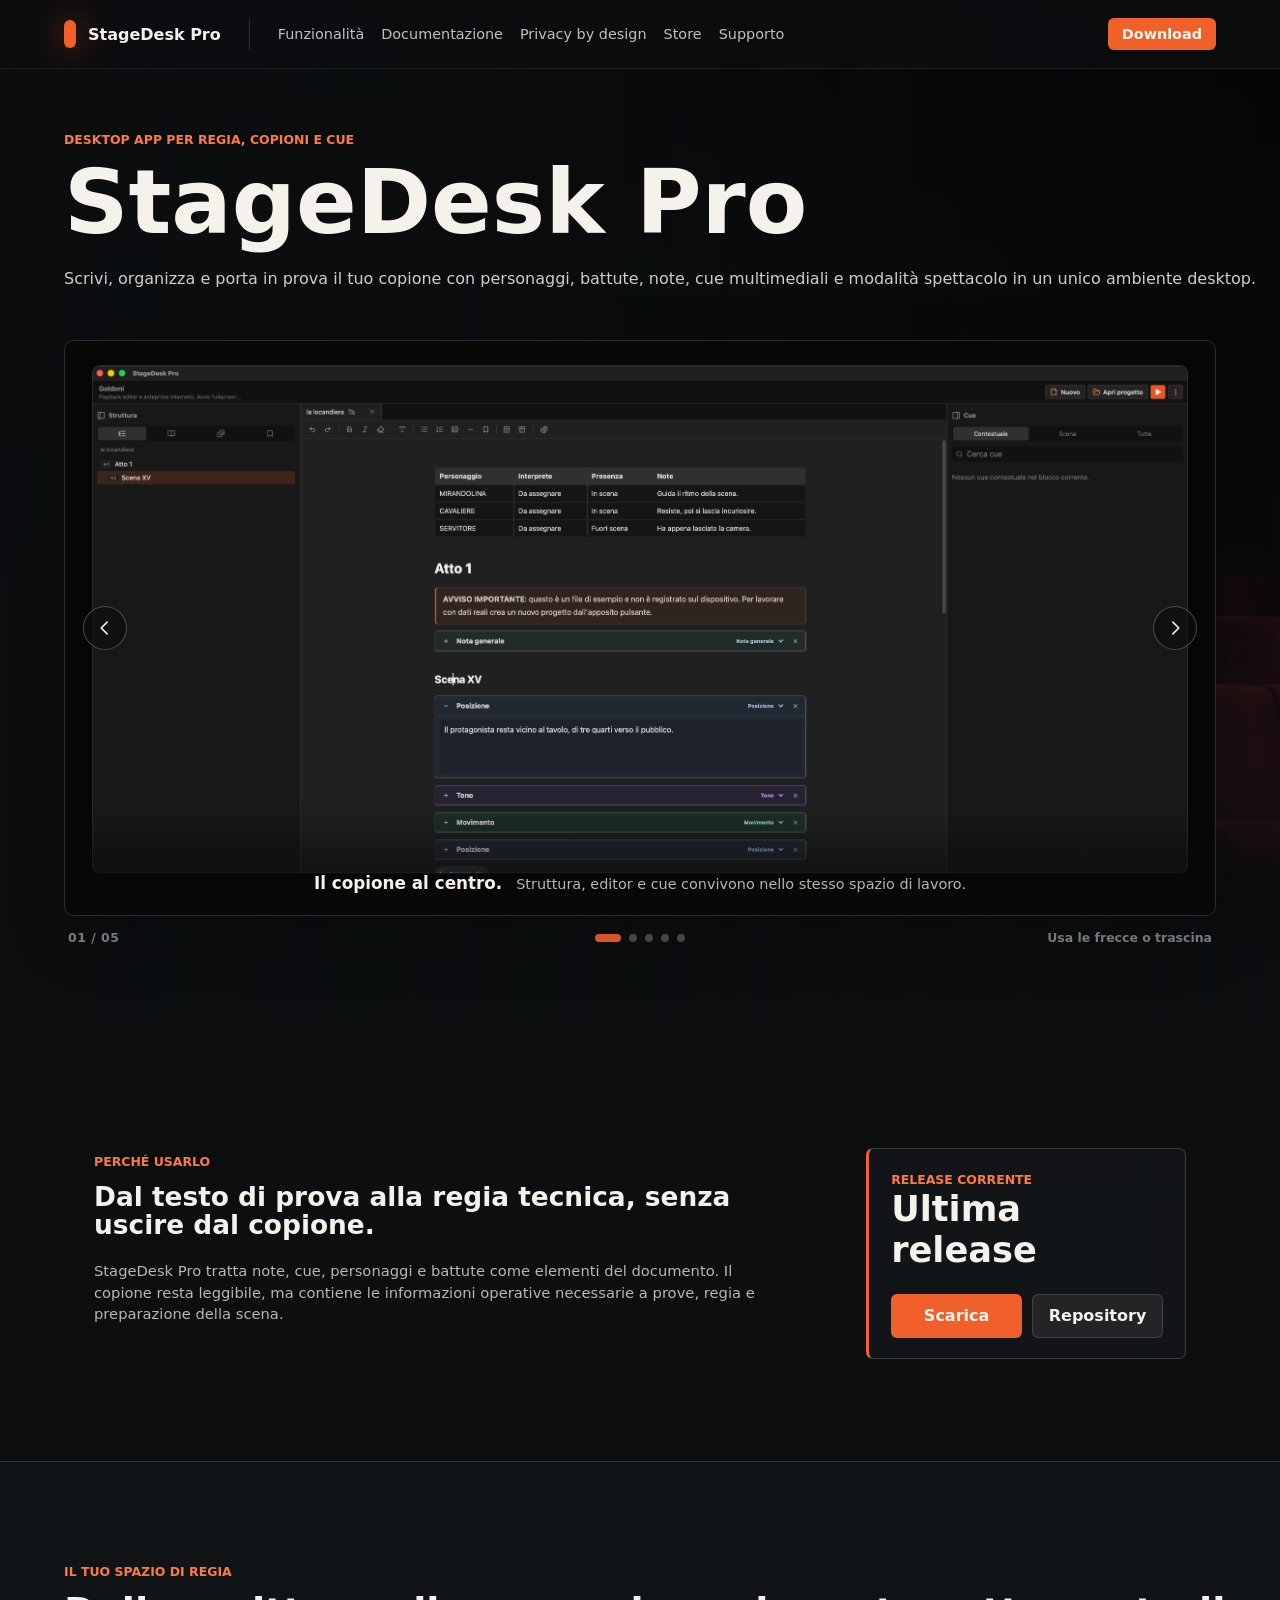
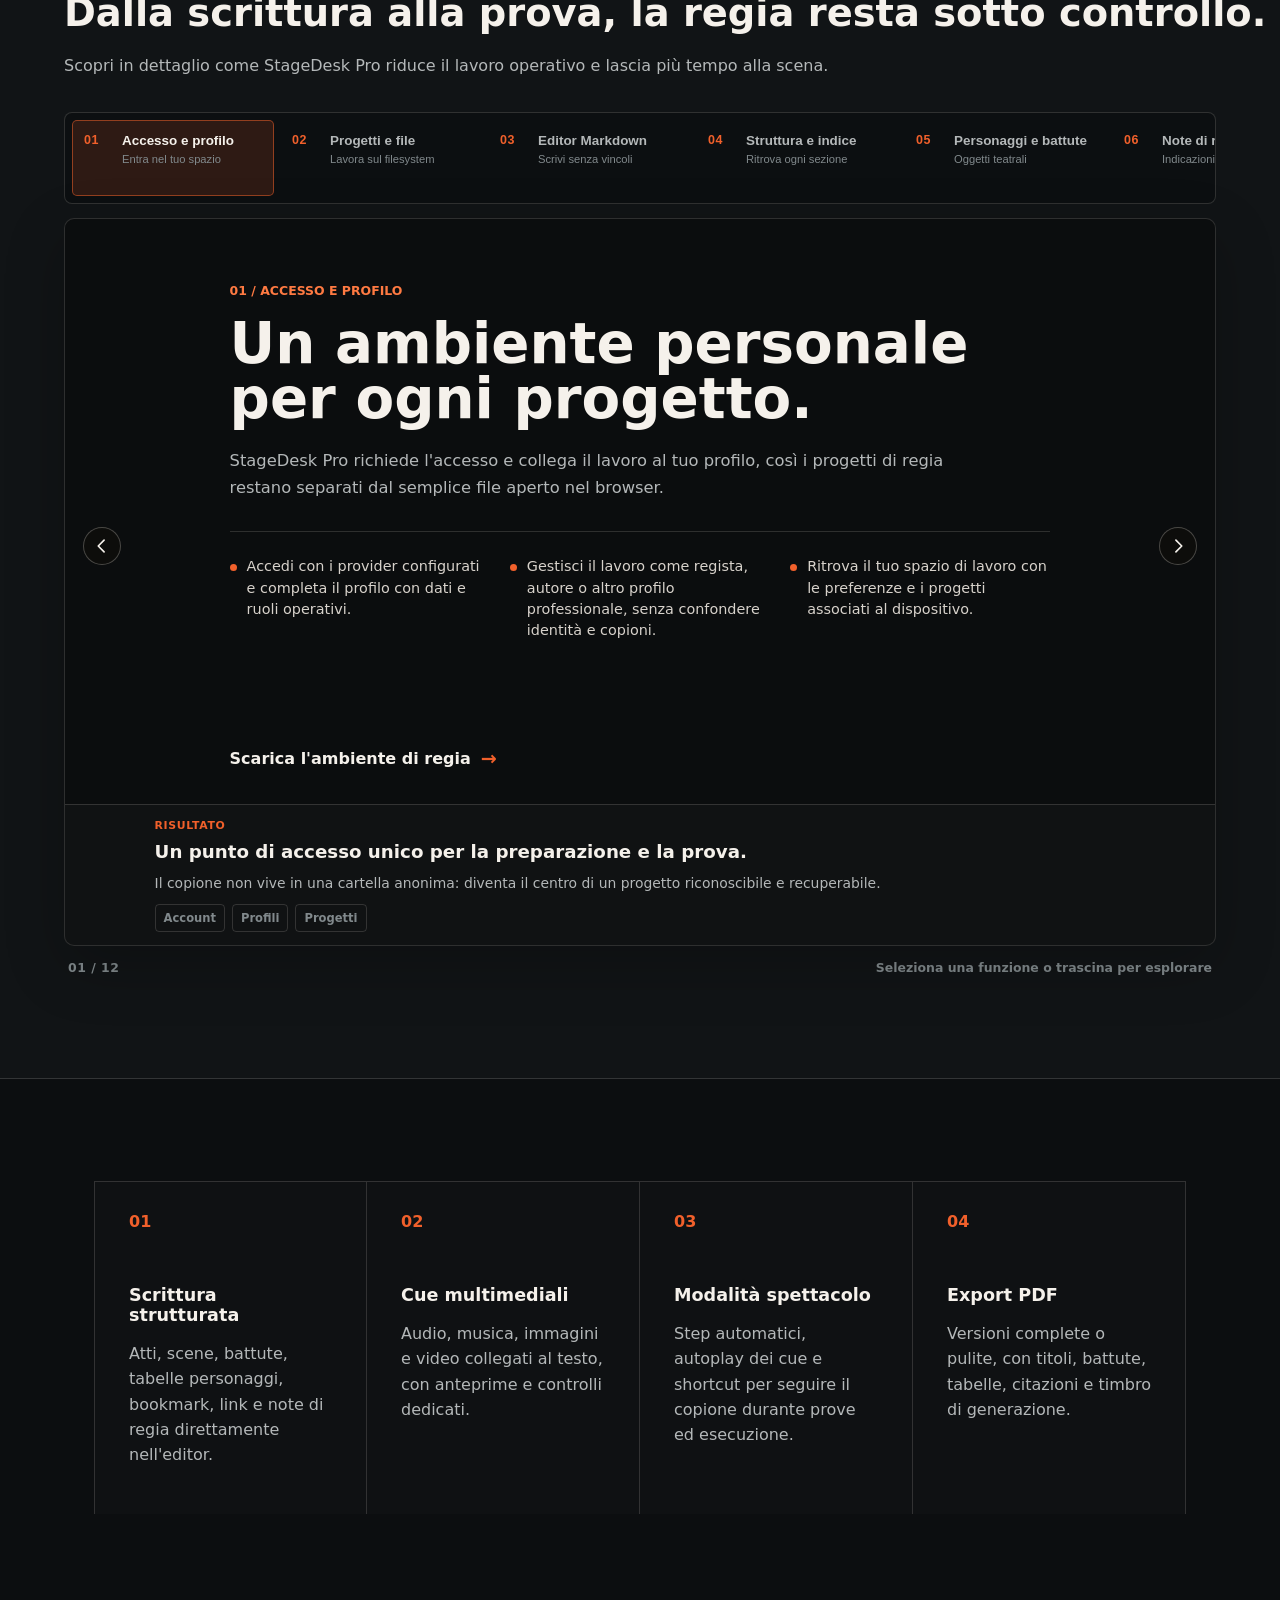
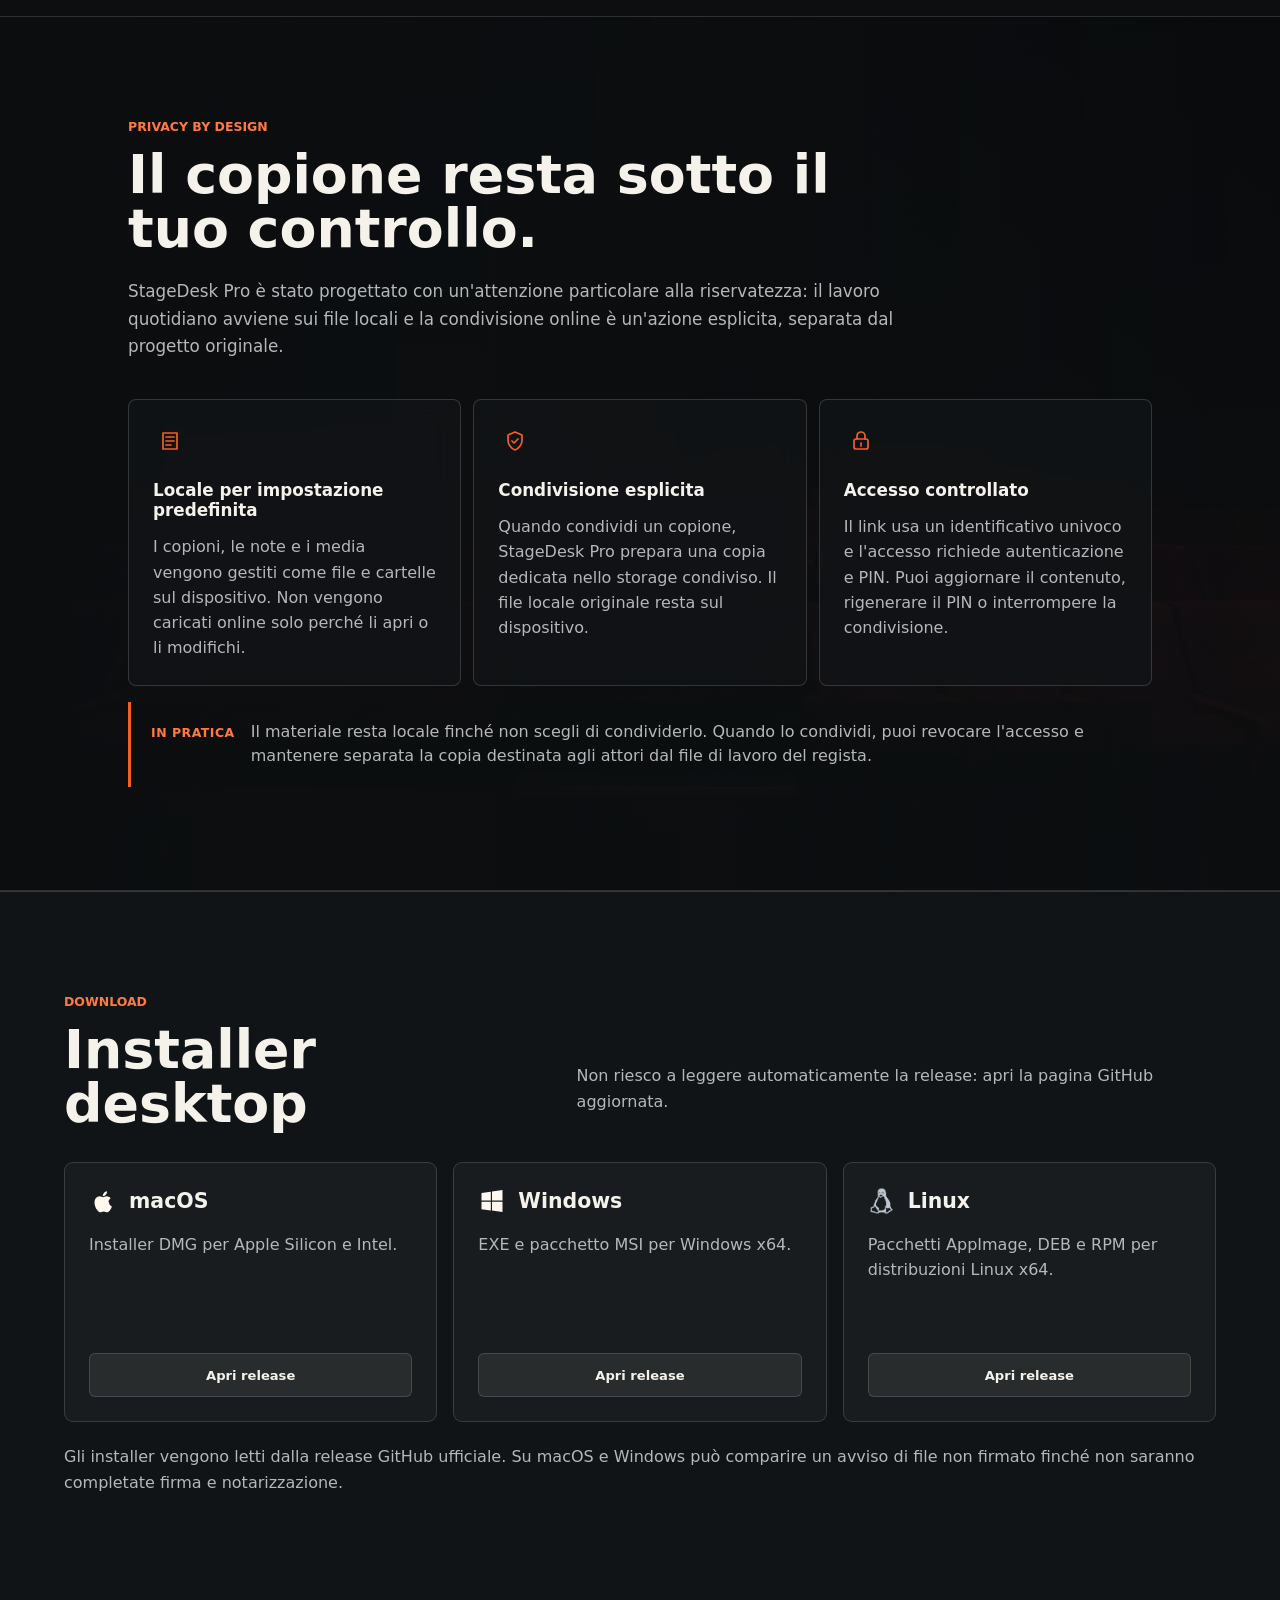
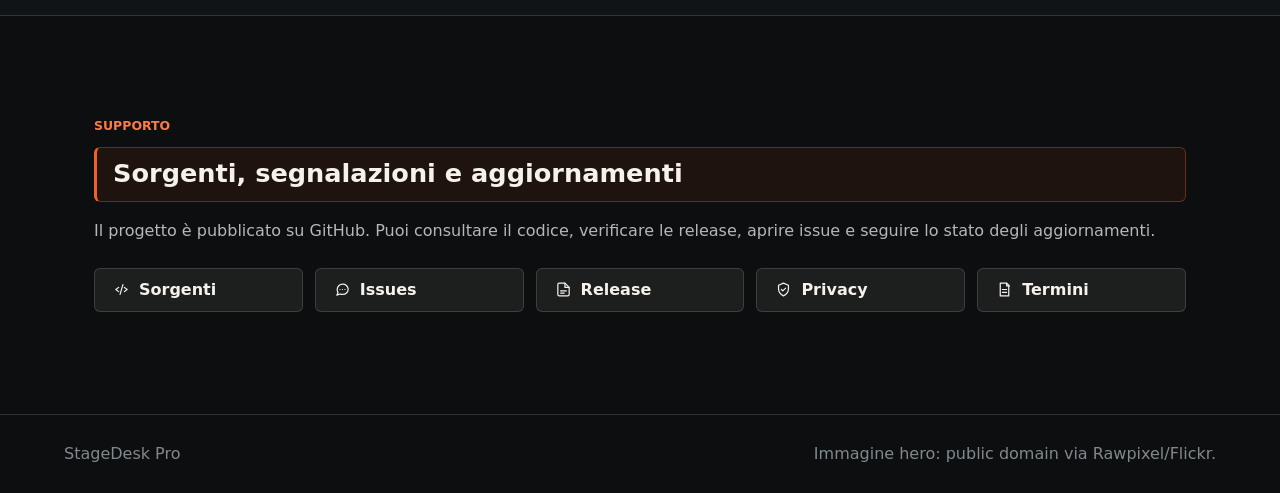
<file: index.html>
<!doctype html>
<html lang="it">
  <head>
    <meta charset="UTF-8" />
    <meta name="viewport" content="width=device-width, initial-scale=1.0" />
    <meta
      name="description"
      content="StageDesk Pro è un'app desktop per scrivere copioni teatrali, gestire cue multimediali, note di regia, personaggi ed export PDF."
    />
    <meta property="og:title" content="StageDesk Pro" />
    <meta
      property="og:description"
      content="Copioni teatrali, cue multimediali, note di regia, fullscreen e PDF in un'unica applicazione desktop."
    />
    <meta property="og:type" content="website" />
    <title>StageDesk Pro</title>
    <link rel="icon" href="./assets/stagedesk-pro-icon.png" />
    <link rel="stylesheet" href="./styles.css?v=20260731-1" />
  </head>
  <body>
    <header class="site-header">
      <div class="header-inner">
        <div class="header-left">
          <div class="header-brand-row">
            <a class="brand" href="#top" aria-label="StageDesk Pro">
              <span class="brand-mark"></span>
              <span>StageDesk Pro</span>
            </a>
            <button class="menu-toggle" type="button" aria-expanded="false" aria-controls="main-navigation" aria-label="Apri menu">
              <span></span><span></span><span></span>
            </button>
          </div>
          <nav id="main-navigation" aria-label="Navigazione principale">
            <a href="#funzionalita-dettaglio">Funzionalità</a>
            <a href="https://github.com/igelsomino/stagedesk-pro/wiki" target="_blank" rel="noreferrer">Documentazione</a>
            <a href="#privacy-by-design">Privacy by design</a>
            <a href="/store/">Store</a>
            <a href="#supporto">Supporto</a>
            <a id="header-download" class="support-nav-link" href="#download">Download</a>
          </nav>
        </div>
      </div>
    </header>

    <main id="top">
      <section class="hero">
        <div class="hero-media" aria-hidden="true"></div>
        <div class="hero-overlay"></div>
        <div class="hero-inner">
          <div class="hero-intro">
            <p class="eyebrow">Desktop app per regia, copioni e cue</p>
            <h1>StageDesk Pro</h1>
            <p class="lead">
              Scrivi, organizza e porta in prova il tuo copione con personaggi, battute, note, cue multimediali e
              modalità spettacolo in un unico ambiente desktop.
            </p>
          </div>

          <div id="anteprima" class="hero-carousel">
            <div class="carousel" data-carousel tabindex="0" role="region" aria-roledescription="carosello" aria-label="Schermate di StageDesk Pro">
              <div class="carousel-stage">
                <div class="carousel-track" data-carousel-track>
                  <figure class="carousel-slide" data-carousel-slide>
                    <img src="./assets/workspace-overview.png" alt="Editor StageDesk Pro con struttura, tabella personaggi e cue" fetchpriority="high" />
                    <figcaption><strong>Il copione al centro.</strong><span>Struttura, editor e cue convivono nello stesso spazio di lavoro.</span></figcaption>
                  </figure>
                  <figure class="carousel-slide" data-carousel-slide aria-hidden="true">
                    <img src="./assets/cue-inspector.png" alt="Inspector di un cue musicale con controlli di fade e anteprima" loading="lazy" />
                    <figcaption><strong>Cue pronti per la prova.</strong><span>Audio, fade, autoplay e proprietà operative restano vicino alla battuta.</span></figcaption>
                  </figure>
                  <figure class="carousel-slide" data-carousel-slide aria-hidden="true">
                    <img src="./assets/fullscreen-performance.png" alt="Modalità schermo intero con battuta e controlli di riproduzione" loading="lazy" />
                    <figcaption><strong>La modalità spettacolo.</strong><span>Segui la battuta corrente e governa la riproduzione senza distrazioni.</span></figcaption>
                  </figure>
                  <figure class="carousel-slide" data-carousel-slide aria-hidden="true">
                    <img src="./assets/theatre-menu.png" alt="Menu teatrale con struttura, note, battuta ed export" loading="lazy" />
                    <figcaption><strong>Comandi teatrali ordinati.</strong><span>Gli strumenti ricorrenti sono raggruppati in un menu compatto.</span></figcaption>
                  </figure>
                  <figure class="carousel-slide" data-carousel-slide aria-hidden="true">
                    <img src="./assets/pdf-export.png" alt="Anteprima PDF completo con tabella, titoli e note di regia" loading="lazy" />
                    <figcaption><strong>Un PDF pronto da condividere.</strong><span>Versioni complete e pulite con una resa tipografica adatta al copione.</span></figcaption>
                  </figure>
                </div>
                <button class="carousel-control previous" type="button" data-carousel-previous aria-label="Schermata precedente">
                  <svg aria-hidden="true" viewBox="0 0 24 24" focusable="false"><path d="m14.5 5-7 7 7 7" /></svg>
                </button>
                <button class="carousel-control next" type="button" data-carousel-next aria-label="Schermata successiva">
                  <svg aria-hidden="true" viewBox="0 0 24 24" focusable="false"><path d="m9.5 5 7 7-7 7" /></svg>
                </button>
              </div>
              <div class="carousel-footer">
                <span class="carousel-counter" data-carousel-counter>01 / 05</span>
                <div class="carousel-dots" role="tablist" aria-label="Seleziona schermata">
                  <button type="button" role="tab" aria-label="Vai alla schermata 1" aria-selected="true" data-carousel-dot="0"></button>
                  <button type="button" role="tab" aria-label="Vai alla schermata 2" aria-selected="false" data-carousel-dot="1"></button>
                  <button type="button" role="tab" aria-label="Vai alla schermata 3" aria-selected="false" data-carousel-dot="2"></button>
                  <button type="button" role="tab" aria-label="Vai alla schermata 4" aria-selected="false" data-carousel-dot="3"></button>
                  <button type="button" role="tab" aria-label="Vai alla schermata 5" aria-selected="false" data-carousel-dot="4"></button>
                </div>
                <span class="carousel-hint">Usa le frecce o trascina</span>
              </div>
            </div>
          </div>

        </div>
      </section>

      <section id="funzioni" class="section intro">
        <div class="intro-grid">
          <div class="intro-copy">
            <div class="section-kicker">PERCHÉ USARLO</div>
            <h2>Dal testo di prova alla regia tecnica, senza uscire dal copione.</h2>
            <p>
              StageDesk Pro tratta note, cue, personaggi e battute come elementi del documento. Il copione resta
              leggibile, ma contiene le informazioni operative necessarie a prove, regia e preparazione della scena.
            </p>
          </div>
          <aside class="release-card" aria-label="Ultima release">
            <div class="release-summary">
              <span class="release-label">Release corrente</span>
              <strong id="hero-version">...</strong>
            </div>
            <div class="hero-actions">
              <a class="button primary" href="#download">Scarica</a>
              <a class="button ghost" href="https://github.com/igelsomino/stagedesk-pro" target="_blank" rel="noreferrer">
                Repository
              </a>
            </div>
          </aside>
        </div>
      </section>

      <section id="funzionalita-dettaglio" class="section showcase" aria-labelledby="feature-showcase-title">
        <div class="showcase-heading">
          <div>
            <div class="section-kicker">IL TUO SPAZIO DI REGIA</div>
            <h2 id="feature-showcase-title">Dalla scrittura alla prova, la regia resta sotto controllo.</h2>
          </div>
          <p>Scopri in dettaglio come StageDesk Pro riduce il lavoro operativo e lascia più tempo alla scena.</p>
        </div>

        <div class="feature-carousel" data-carousel tabindex="0" role="region" aria-roledescription="carosello" aria-label="Funzionalità di StageDesk Pro">
          <nav class="feature-carousel-nav" role="tablist" aria-label="Seleziona funzionalità">
            <button type="button" class="feature-nav-item" role="tab" aria-selected="true" data-carousel-dot="0">
              <span class="feature-nav-number">01</span><span><strong>Accesso e profilo</strong><small>Entra nel tuo spazio</small></span>
            </button>
            <button type="button" class="feature-nav-item" role="tab" aria-selected="false" data-carousel-dot="1">
              <span class="feature-nav-number">02</span><span><strong>Progetti e file</strong><small>Lavora sul filesystem</small></span>
            </button>
            <button type="button" class="feature-nav-item" role="tab" aria-selected="false" data-carousel-dot="2">
              <span class="feature-nav-number">03</span><span><strong>Editor Markdown</strong><small>Scrivi senza vincoli</small></span>
            </button>
            <button type="button" class="feature-nav-item" role="tab" aria-selected="false" data-carousel-dot="3">
              <span class="feature-nav-number">04</span><span><strong>Struttura e indice</strong><small>Ritrova ogni sezione</small></span>
            </button>
            <button type="button" class="feature-nav-item" role="tab" aria-selected="false" data-carousel-dot="4">
              <span class="feature-nav-number">05</span><span><strong>Personaggi e battute</strong><small>Oggetti teatrali</small></span>
            </button>
            <button type="button" class="feature-nav-item" role="tab" aria-selected="false" data-carousel-dot="5">
              <span class="feature-nav-number">06</span><span><strong>Note di regia</strong><small>Indicazioni nel testo</small></span>
            </button>
            <button type="button" class="feature-nav-item" role="tab" aria-selected="false" data-carousel-dot="6">
              <span class="feature-nav-number">07</span><span><strong>Tabelle e strumenti</strong><small>Dati e impaginazione</small></span>
            </button>
            <button type="button" class="feature-nav-item" role="tab" aria-selected="false" data-carousel-dot="7">
              <span class="feature-nav-number">08</span><span><strong>Raccolta media</strong><small>Asset sempre ordinati</small></span>
            </button>
            <button type="button" class="feature-nav-item" role="tab" aria-selected="false" data-carousel-dot="8">
              <span class="feature-nav-number">09</span><span><strong>Cue e inspector</strong><small>Controllo della scena</small></span>
            </button>
            <button type="button" class="feature-nav-item" role="tab" aria-selected="false" data-carousel-dot="9">
              <span class="feature-nav-number">10</span><span><strong>Modalità spettacolo</strong><small>Prova ed esecuzione</small></span>
            </button>
            <button type="button" class="feature-nav-item" role="tab" aria-selected="false" data-carousel-dot="10">
              <span class="feature-nav-number">11</span><span><strong>Export PDF</strong><small>Consegna il copione</small></span>
            </button>
            <button type="button" class="feature-nav-item" role="tab" aria-selected="false" data-carousel-dot="11">
              <span class="feature-nav-number">12</span><span><strong>Condivisione e update</strong><small>Continua a lavorare</small></span>
            </button>
          </nav>

          <div class="feature-carousel-content">
            <div class="feature-carousel-stage">
              <div class="feature-carousel-track" data-carousel-track>
                <article class="feature-slide" data-carousel-slide>
                  <div class="feature-slide-copy">
                    <div class="section-kicker">01 / Accesso e profilo</div>
                    <h3>Un ambiente personale per ogni progetto.</h3>
                    <p>StageDesk Pro richiede l'accesso e collega il lavoro al tuo profilo, così i progetti di regia restano separati dal semplice file aperto nel browser.</p>
                    <ul>
                      <li>Accedi con i provider configurati e completa il profilo con dati e ruoli operativi.</li>
                      <li>Gestisci il lavoro come regista, autore o altro profilo professionale, senza confondere identità e copioni.</li>
                      <li>Ritrova il tuo spazio di lavoro con le preferenze e i progetti associati al dispositivo.</li>
                    </ul>
                    <a class="feature-cta" href="#download">Scarica l'ambiente di regia <span aria-hidden="true">&#8594;</span></a>
                  </div>
                  <div class="feature-slide-aside"><span>Risultato</span><strong>Un punto di accesso unico per la preparazione e la prova.</strong><p>Il copione non vive in una cartella anonima: diventa il centro di un progetto riconoscibile e recuperabile.</p><div class="feature-aside-tags"><span>Account</span><span>Profili</span><span>Progetti</span></div></div>
                </article>
                <article class="feature-slide" data-carousel-slide aria-hidden="true">
                  <div class="feature-slide-copy">
                    <div class="section-kicker">02 / Progetti e file</div>
                    <h3>Progetti reali, salvati come file e cartelle.</h3>
                    <p>Ogni progetto ha una struttura concreta: copioni, media e dati di lavoro sono organizzati sul filesystem invece di restare confinati nello storage del browser.</p>
                    <ul>
                      <li>Crea un progetto vuoto con nome, tabella personaggi, Atto 1, Scena 1 e battuta iniziale.</li>
                      <li>Apri, cerca, pagina, rinomina, duplica o elimina i progetti dalla dialog dedicata.</li>
                      <li>Apri più copioni in tab e torna all'ultimo progetto e alla posizione di lavoro al riavvio.</li>
                    </ul>
                    <a class="feature-cta" href="#download">Organizza il prossimo progetto <span aria-hidden="true">&#8594;</span></a>
                  </div>
                  <div class="feature-slide-aside"><span>Risultato</span><strong>Un progetto leggibile anche fuori dall'app.</strong><p>La struttura di cartelle rende più semplice archiviare, copiare e ritrovare il materiale di una produzione.</p><div class="feature-aside-tags"><span>Filesystem</span><span>Autosave</span><span>Tab multipli</span></div></div>
                </article>
                <article class="feature-slide" data-carousel-slide aria-hidden="true">
                  <div class="feature-slide-copy">
                    <div class="section-kicker">03 / Editor Markdown</div>
                    <h3>Scrivi in Markdown, lavora con gli strumenti visuali.</h3>
                    <p>L'editor conserva la libertà del testo Markdown e aggiunge controlli da editor ricco per formattare il copione senza interrompere il flusso di scrittura.</p>
                    <ul>
                      <li>Usa titoli, grassetto, corsivo, elenchi, citazioni, link, separatori e tabelle.</li>
                      <li>Il documento resta un testo strutturato, con gli oggetti teatrali sincronizzati nel contenuto.</li>
                      <li>I collegamenti vengono aperti dal browser predefinito del sistema operativo.</li>
                    </ul>
                    <a class="feature-cta" href="#download">Scrivi il tuo copione <span aria-hidden="true">&#8594;</span></a>
                  </div>
                  <div class="feature-slide-aside"><span>Risultato</span><strong>Un testo pulito, ma pronto per la regia.</strong><p>La formattazione editoriale e i metadati teatrali convivono senza trasformare il copione in una schermata tecnica.</p><div class="feature-aside-tags"><span>Markdown</span><span>Link</span><span>Rich text</span></div></div>
                </article>
                <article class="feature-slide" data-carousel-slide aria-hidden="true">
                  <div class="feature-slide-copy">
                    <div class="section-kicker">04 / Struttura e indice</div>
                    <h3>Muoviti nel copione con una mappa sempre visibile.</h3>
                    <p>La colonna Struttura legge il file attivo e ne restituisce la gerarchia, così puoi saltare tra atti, scene e sezioni senza cercare a mano.</p>
                    <ul>
                      <li>Consulta l'outline del documento con titoli H1, H2 e H3 e sincronizza selezione e cursore.</li>
                      <li>Passa dal tree dei copioni al tree dei media e al tab Bookmark con un solo gesto.</li>
                      <li>Quando selezioni un elemento della struttura, l'editor raggiunge la posizione corrispondente.</li>
                    </ul>
                    <a class="feature-cta" href="#download">Naviga senza perdere il filo <span aria-hidden="true">&#8594;</span></a>
                  </div>
                  <div class="feature-slide-aside"><span>Risultato</span><strong>Ogni scena è a un click di distanza.</strong><p>La struttura riduce il tempo speso a scorrere e rende più sicuro il passaggio tra preparazione e prova.</p><div class="feature-aside-tags"><span>Outline</span><span>Bookmark</span><span>Sincronizzazione</span></div></div>
                </article>
                <article class="feature-slide" data-carousel-slide aria-hidden="true">
                  <div class="feature-slide-copy">
                    <div class="section-kicker">05 / Personaggi e battute</div>
                    <h3>Tratta ogni battuta come un elemento della scena.</h3>
                    <p>La tabella personaggi è il riferimento del copione: le battute usano quei personaggi e diventano oggetti che puoi gestire, spostare e portare in fullscreen.</p>
                    <ul>
                      <li>Inserisci una battuta scegliendo il personaggio dalla tabella, anche con un inserimento rapido.</li>
                      <li>Digita `PERSONAGGIO:` per trasformare automaticamente la riga quando il nome è riconosciuto.</li>
                      <li>Trascina la battuta nell'editor, modifica il testo direttamente e chiudila dal suo header.</li>
                    </ul>
                    <a class="feature-cta" href="#download">Dai ordine ai dialoghi <span aria-hidden="true">&#8594;</span></a>
                  </div>
                  <div class="feature-slide-aside"><span>Risultato</span><strong>Un copione pronto per essere provato.</strong><p>Personaggio, testo, scena e posizione restano collegati invece di vivere come formattazione fragile.</p><div class="feature-aside-tags"><span>Personaggi</span><span>Battute</span><span>Drag and drop</span></div></div>
                </article>
                <article class="feature-slide" data-carousel-slide aria-hidden="true">
                  <div class="feature-slide-copy">
                    <div class="section-kicker">06 / Note di regia</div>
                    <h3>Le indicazioni sono nel punto in cui servono.</h3>
                    <p>Movimenti, posizioni, tono, luce, audio, video, immagini e personaggi in scena sono blocchi visibili, colorati e modificabili direttamente nel copione.</p>
                    <ul>
                      <li>Scegli il tipo di nota e personalizza il colore da un set predefinito.</li>
                      <li>Collassa una singola nota o tutte le note per leggere il testo con il livello di dettaglio desiderato.</li>
                      <li>Seleziona una nota dalla Struttura o dall'editor e porta il cursore esattamente nel suo contenuto.</li>
                    </ul>
                    <a class="feature-cta" href="#download">Annota la tua regia <span aria-hidden="true">&#8594;</span></a>
                  </div>
                  <div class="feature-slide-aside"><span>Risultato</span><strong>Indicazioni operative leggibili e non disperse.</strong><p>La nota resta parte del copione, ma mantiene un'identità visiva distinta dalla battuta.</p><div class="feature-aside-tags"><span>Movimento</span><span>Tono</span><span>Posizione</span></div></div>
                </article>
                <article class="feature-slide" data-carousel-slide aria-hidden="true">
                  <div class="feature-slide-copy">
                    <div class="section-kicker">07 / Tabelle e strumenti</div>
                    <h3>Personaggi, dati e riferimenti in forma consultabile.</h3>
                    <p>Inserisci tabelle come in un editor di testo e usale per costruire la base ordinata del lavoro di compagnia.</p>
                    <ul>
                      <li>La prima riga viene trattata come intestazione e la tabella personaggi resta protetta.</li>
                      <li>Aggiungi o rimuovi righe dei personaggi senza perdere i collegamenti con le battute esistenti.</li>
                      <li>Le tabelle vuote o di servizio possono restare fuori dalla modalità spettacolo, dove conta il testo recitato.</li>
                    </ul>
                    <a class="feature-cta" href="#download">Costruisci il cast <span aria-hidden="true">&#8594;</span></a>
                  </div>
                  <div class="feature-slide-aside"><span>Risultato</span><strong>Un riferimento unico per la compagnia.</strong><p>Le informazioni di cast e scena sono aggiornabili senza riscrivere le battute del copione.</p><div class="feature-aside-tags"><span>Tabelle</span><span>Cast</span><span>Intestazioni</span></div></div>
                </article>
                <article class="feature-slide" data-carousel-slide aria-hidden="true">
                  <div class="feature-slide-copy">
                    <div class="section-kicker">08 / Raccolta media</div>
                    <h3>Suoni, musiche e immagini con una casa propria.</h3>
                    <p>Il tree della raccolta multimediale separa i materiali per tipo e cartella, così il progetto resta ordinato anche quando cresce.</p>
                    <ul>
                      <li>Gestisci suoni, musiche, immagini e video con un file explorer dedicato.</li>
                      <li>Importa file, crea cartelle, rinomina elementi e sposta i media tra cartelle con drag and drop.</li>
                      <li>Le cartelle root della raccolta sono protette per evitare di rompere la struttura del progetto.</li>
                    </ul>
                    <a class="feature-cta" href="#download">Organizza i materiali <span aria-hidden="true">&#8594;</span></a>
                  </div>
                  <div class="feature-slide-aside"><span>Risultato</span><strong>Media trovabili senza interrompere la prova.</strong><p>Ogni asset ha un percorso di progetto stabile e può diventare un cue nel punto giusto del copione.</p><div class="feature-aside-tags"><span>Audio</span><span>Musica</span><span>Video</span></div></div>
                </article>
                <article class="feature-slide" data-carousel-slide aria-hidden="true">
                  <div class="feature-slide-copy">
                    <div class="section-kicker">09 / Cue e inspector</div>
                    <h3>Controlla il cue senza cercarlo nel documento.</h3>
                    <p>La colonna Cue porta in superficie i media collegati al blocco, alla scena o all'intero file, con proprietà e anteprima nello stesso pannello.</p>
                    <ul>
                      <li>Filtra tra Contestuali, Scena e Tutte per cambiare rapidamente l'ampiezza della ricerca.</li>
                      <li>Usa ricerca, paginazione e selezione sincronizzata con il chip nell'editor.</li>
                      <li>Modifica titolo, descrizione, volume, fade, loop e autoplay senza lasciare il copione.</li>
                    </ul>
                    <a class="feature-cta" href="#download">Prepara i cue <span aria-hidden="true">&#8594;</span></a>
                  </div>
                  <div class="feature-slide-aside"><span>Risultato</span><strong>Più controllo con meno pannelli aperti.</strong><p>Il cue selezionato, la sua proprietà e la posizione nel copione restano sincronizzati.</p><div class="feature-aside-tags"><span>Inspector</span><span>Filtri</span><span>Preview</span></div></div>
                </article>
                <article class="feature-slide" data-carousel-slide aria-hidden="true">
                  <div class="feature-slide-copy">
                    <div class="section-kicker">10 / Modalità spettacolo</div>
                    <h3>Una schermata pulita per seguire la scena.</h3>
                    <p>Quando arriva il momento della prova, passa dalla preparazione all'esecuzione con un'interfaccia essenziale e leggibile anche a distanza.</p>
                    <ul>
                      <li>Parti dalla battuta o dalla sezione attiva nell'editor e mantieni la sincronizzazione al rientro.</li>
                      <li>Avanza con frecce, Spazio, Home e Fine; usa i controlli visibili come una tastiera sullo schermo.</li>
                      <li>Esegui automaticamente i cue previsti senza riavviare quelli già in riproduzione.</li>
                    </ul>
                    <a class="feature-cta" href="#download">Porta il copione in scena <span aria-hidden="true">&#8594;</span></a>
                  </div>
                  <div class="feature-slide-aside"><span>Risultato</span><strong>La regia segue il ritmo della prova.</strong><p>Il fullscreen riduce il rumore dell'editor e lascia in evidenza solo la progressione della scena.</p><div class="feature-aside-tags"><span>Fullscreen</span><span>Step</span><span>Autoplay</span></div></div>
                </article>
                <article class="feature-slide" data-carousel-slide aria-hidden="true">
                  <div class="feature-slide-copy">
                    <div class="section-kicker">11 / Export PDF</div>
                    <h3>Dal progetto operativo a un documento da consegnare.</h3>
                    <p>Genera un PDF che conserva il lavoro editoriale e sceglie il livello di informazione adatto a chi lo riceverà.</p>
                    <ul>
                      <li>Esporta una versione completa con note, cue, titoli, tabelle e formattazione del copione.</li>
                      <li>Esporta una versione pulita per la lettura, mantenendo le note operative previste.</li>
                      <li>Ricevi feedback al termine del processo e apri il file dalla posizione di salvataggio indicata.</li>
                    </ul>
                    <a class="feature-cta" href="#download">Prepara il PDF della produzione <span aria-hidden="true">&#8594;</span></a>
                  </div>
                  <div class="feature-slide-aside"><span>Risultato</span><strong>Un copione presentabile, stampabile e archiviabile.</strong><p>La consegna finale non richiede di ricomporre manualmente il materiale preparato in prova.</p><div class="feature-aside-tags"><span>Completo</span><span>Pulito</span><span>PDF</span></div></div>
                </article>
                <article class="feature-slide" data-carousel-slide aria-hidden="true">
                  <div class="feature-slide-copy">
                    <div class="section-kicker">12 / Condivisione e update</div>
                    <h3>Condividi il copione e continua a migliorare il tuo strumento.</h3>
                    <p>Prepara un contenuto strutturato per gli attori e mantieni StageDesk Pro aggiornato con le nuove versioni pubblicate.</p>
                    <ul>
                      <li>Genera link e QR code per il file attivo con personaggi, battute, scene e note operative selezionate.</li>
                      <li>Gestisci lo stato della condivisione del singolo file, senza confondere il copione con l'intero progetto.</li>
                      <li>Ricevi la verifica degli aggiornamenti all'avvio e installa automaticamente le nuove release quando disponibili.</li>
                    </ul>
                    <a class="feature-cta" href="#download">Scarica l'ultima release <span aria-hidden="true">&#8594;</span></a>
                  </div>
                  <div class="feature-slide-aside"><span>Risultato</span><strong>Il progetto resta utile anche dopo la prova.</strong><p>Gli attori ricevono il materiale che serve loro e tu lavori sempre con una versione aggiornata dell'app.</p><div class="feature-aside-tags"><span>Link</span><span>QR code</span><span>Update</span></div></div>
                </article>
                </div>
                <button class="carousel-control previous" type="button" data-carousel-previous aria-label="Funzionalità precedente">
                  <svg aria-hidden="true" viewBox="0 0 24 24" focusable="false"><path d="m14.5 5-7 7 7 7" /></svg>
                </button>
                <button class="carousel-control next" type="button" data-carousel-next aria-label="Funzionalità successiva">
                  <svg aria-hidden="true" viewBox="0 0 24 24" focusable="false"><path d="m9.5 5 7 7-7 7" /></svg>
                </button>
            </div>
            <div class="feature-carousel-footer">
              <span class="carousel-counter" data-carousel-counter>01 / 12</span>
              <span class="carousel-hint">Seleziona una funzione o trascina per esplorare</span>
            </div>
          </div>
        </div>
      </section>

      <section class="section feature-strip" aria-label="Funzioni principali">
        <article>
          <span>01</span>
          <h3>Scrittura strutturata</h3>
          <p>Atti, scene, battute, tabelle personaggi, bookmark, link e note di regia direttamente nell'editor.</p>
        </article>
        <article>
          <span>02</span>
          <h3>Cue multimediali</h3>
          <p>Audio, musica, immagini e video collegati al testo, con anteprime e controlli dedicati.</p>
        </article>
        <article>
          <span>03</span>
          <h3>Modalità spettacolo</h3>
          <p>Step automatici, autoplay dei cue e shortcut per seguire il copione durante prove ed esecuzione.</p>
        </article>
        <article>
          <span>04</span>
          <h3>Export PDF</h3>
          <p>Versioni complete o pulite, con titoli, battute, tabelle, citazioni e timbro di generazione.</p>
        </article>
      </section>

      <section id="privacy-by-design" class="section privacy-section" aria-labelledby="privacy-title">
        <div class="privacy-inner">
          <div class="section-kicker">Privacy by design</div>
          <h2 id="privacy-title">Il copione resta sotto il tuo controllo.</h2>
          <p class="privacy-lead">
            StageDesk Pro è stato progettato con un'attenzione particolare alla riservatezza: il lavoro quotidiano
            avviene sui file locali e la condivisione online è un'azione esplicita, separata dal progetto originale.
          </p>

          <div class="privacy-grid">
            <article class="privacy-point">
              <span class="privacy-icon" aria-hidden="true"><svg viewBox="0 0 24 24"><path d="M5 4h14v16H5z" /><path d="M8 8h8M8 12h8M8 16h5" /></svg></span>
              <h3>Locale per impostazione predefinita</h3>
              <p>I copioni, le note e i media vengono gestiti come file e cartelle sul dispositivo. Non vengono caricati online solo perché li apri o li modifichi.</p>
            </article>
            <article class="privacy-point">
              <span class="privacy-icon" aria-hidden="true"><svg viewBox="0 0 24 24"><path d="M12 3 19 6v5c0 4.7-2.8 8.1-7 10-4.2-1.9-7-5.3-7-10V6l7-3Z" /><path d="m9 12 2 2 4-4" /></svg></span>
              <h3>Condivisione esplicita</h3>
              <p>Quando condividi un copione, StageDesk Pro prepara una copia dedicata nello storage condiviso. Il file locale originale resta sul dispositivo.</p>
            </article>
            <article class="privacy-point">
              <span class="privacy-icon" aria-hidden="true"><svg viewBox="0 0 24 24"><rect x="5" y="10" width="14" height="10" rx="2" /><path d="M8 10V7a4 4 0 0 1 8 0v3M12 14v3" /></svg></span>
              <h3>Accesso controllato</h3>
              <p>Il link usa un identificativo univoco e l'accesso richiede autenticazione e PIN. Puoi aggiornare il contenuto, rigenerare il PIN o interrompere la condivisione.</p>
            </article>
          </div>

          <div class="privacy-note">
            <strong>In pratica</strong>
            <span>Il materiale resta locale finché non scegli di condividerlo. Quando lo condividi, puoi revocare l'accesso e mantenere separata la copia destinata agli attori dal file di lavoro del regista.</span>
          </div>
        </div>
      </section>

      <section id="download" class="section download-section">
        <div class="download-heading">
          <div>
            <div class="section-kicker">Download</div>
            <h2>Installer desktop</h2>
          </div>
          <p id="release-status" class="status">Caricamento ultima release...</p>
        </div>
        <div id="downloads" class="download-grid" aria-live="polite"></div>
        <p class="download-note">
          Gli installer vengono letti dalla release GitHub ufficiale. Su macOS e Windows può comparire un avviso di
          file non firmato finché non saranno completate firma e notarizzazione.
        </p>
      </section>

      <section id="supporto" class="section support">
        <div>
          <div class="support-title-row">
            <div class="section-kicker">Supporto</div>
            <h2 class="support-heading">Sorgenti, segnalazioni e aggiornamenti</h2>
          </div>
          <p>
            Il progetto è pubblicato su GitHub. Puoi consultare il codice, verificare le release, aprire issue e
            seguire lo stato degli aggiornamenti.
          </p>
          <div class="support-links">
            <a href="https://github.com/igelsomino/stagedesk-pro" target="_blank" rel="noreferrer">
              <svg viewBox="0 0 24 24" aria-hidden="true"><path d="m8 9-4 3 4 3M16 9l4 3-4 3M14 5l-4 14" /></svg>
              <span>Sorgenti</span>
            </a>
            <a href="https://github.com/igelsomino/stagedesk-pro/issues" target="_blank" rel="noreferrer">
              <svg viewBox="0 0 24 24" aria-hidden="true"><path d="M20 11.5a7.5 7.5 0 0 1-8 7.5 8.6 8.6 0 0 1-3.4-.7L4 20l1.7-3.7A7.3 7.3 0 0 1 4.5 12 7.5 7.5 0 0 1 12 4.5a7.5 7.5 0 0 1 8 7Z" /><path d="M8.5 12h.01M12 12h.01M15.5 12h.01" /></svg>
              <span>Issues</span>
            </a>
            <a href="https://github.com/igelsomino/stagedesk-pro/releases" target="_blank" rel="noreferrer">
              <svg viewBox="0 0 24 24" aria-hidden="true"><path d="M20 13v6a2 2 0 0 1-2 2H6a2 2 0 0 1-2-2V5a2 2 0 0 1 2-2h8l6 6v4Z" /><path d="M14 3v6h6M8 14h8M8 17h5" /></svg>
              <span>Release</span>
            </a>
            <a href="/informativa-privacy/">
              <svg viewBox="0 0 24 24" aria-hidden="true"><path d="M12 3 19 6v5c0 4.7-2.8 8.1-7 10-4.2-1.9-7-5.3-7-10V6l7-3Z" /><path d="m9 12 2 2 4-4" /></svg>
              <span>Privacy</span>
            </a>
            <a href="/termini-uso/">
              <svg viewBox="0 0 24 24" aria-hidden="true"><path d="M6 3h9l3 3v15H6z" /><path d="M15 3v4h4M9 12h6M9 16h6" /></svg>
              <span>Termini</span>
            </a>
          </div>
        </div>
      </section>
    </main>

    <footer>
      <div class="footer-inner">
        <span>StageDesk Pro</span>
        <span>Immagine hero: public domain via Rawpixel/Flickr.</span>
      </div>
    </footer>

    <script src="./app.js?v=20260717-2" type="module"></script>
  </body>
</html>
</file>
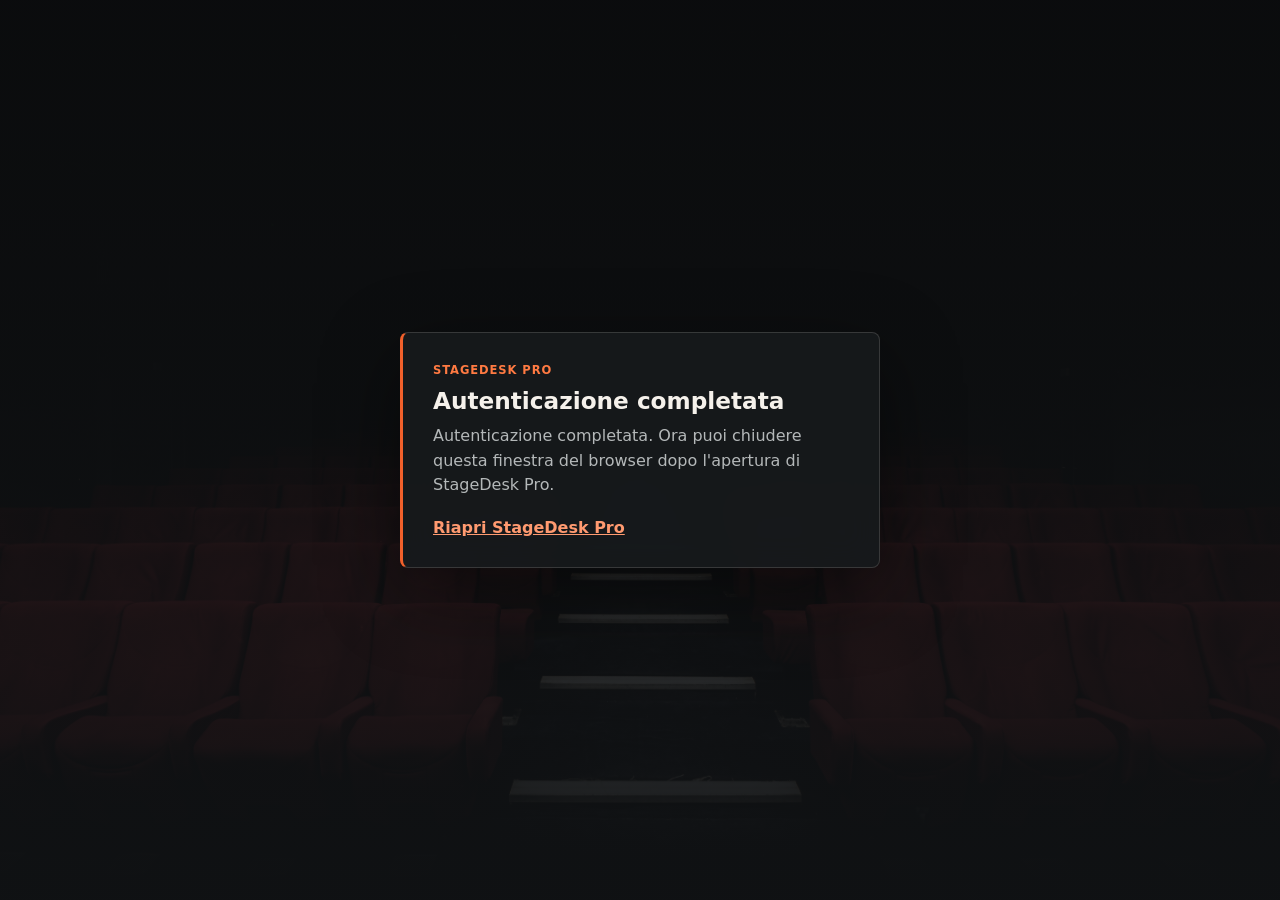
<file: auth-callback/index.html>
<!doctype html>
<html lang="it">
  <head>
    <meta charset="UTF-8" />
    <meta name="viewport" content="width=device-width, initial-scale=1" />
    <meta name="robots" content="noindex, nofollow" />
    <title>Autenticazione completata - StageDesk Pro</title>
    <style>
      :root {
        color-scheme: dark;
        font-family: Inter, ui-sans-serif, system-ui, -apple-system, BlinkMacSystemFont, "Segoe UI", sans-serif;
        background: #101214;
        color: #f5f1eb;
      }

      * { box-sizing: border-box; }

      body {
        display: grid;
        min-height: 100vh;
        margin: 0;
        place-items: center;
        background:
          linear-gradient(180deg, rgba(16, 18, 20, 0.66), rgba(16, 18, 20, 0.96)),
          url("../assets/theatre-hero.jpg") center / cover,
          #101214;
      }

      main {
        width: min(480px, calc(100vw - 32px));
        border: 1px solid rgba(245, 241, 235, 0.15);
        border-left: 3px solid #f1602b;
        border-radius: 8px;
        padding: 30px;
        background: rgba(23, 26, 28, 0.9);
        box-shadow: 0 24px 80px rgba(0, 0, 0, 0.46);
        backdrop-filter: blur(16px);
      }

      .eyebrow {
        margin: 0 0 10px;
        color: #ff7a42;
        font-size: 0.72rem;
        font-weight: 800;
        letter-spacing: 0.08em;
        text-transform: uppercase;
      }

      h1 { margin: 0 0 10px; font-size: 1.45rem; }
      p:not(.eyebrow) { margin: 0 0 20px; color: #b4b8b9; line-height: 1.55; }
      a { color: #ff9a70; font-weight: 750; }
    </style>
  </head>
  <body>
    <main>
      <p class="eyebrow">StageDesk Pro</p>
      <h1>Autenticazione completata</h1>
      <p id="status">StageDesk Pro sta completando l'accesso. Puoi chiudere questa finestra dopo l'apertura dell'app.</p>
      <a id="open-app" href="stagedeskpro://auth-callback">Riapri StageDesk Pro</a>
      <iframe id="app-launch" title="Avvio StageDesk Pro" hidden></iframe>
    </main>
    <script data-cfasync="false">
      const callbackPath = `${window.location.search || ""}${window.location.hash || ""}`;
      const appUrl = `stagedeskpro://auth-callback${callbackPath}`;
      const link = document.getElementById("open-app");
      const status = document.getElementById("status");
      const launcher = document.getElementById("app-launch");
      link.href = appUrl;
      window.setTimeout(() => {
        status.textContent = "Autenticazione completata. Ora puoi chiudere questa finestra del browser dopo l'apertura di StageDesk Pro.";
        launcher.src = appUrl;
        window.setTimeout(() => {
          status.textContent = "Se StageDesk Pro non si è aperto, fai clic su Riapri StageDesk Pro. Dopo l'apertura puoi chiudere questa finestra del browser.";
        }, 1800);
      }, 300);
    </script>
  </body>
</html>
</file>
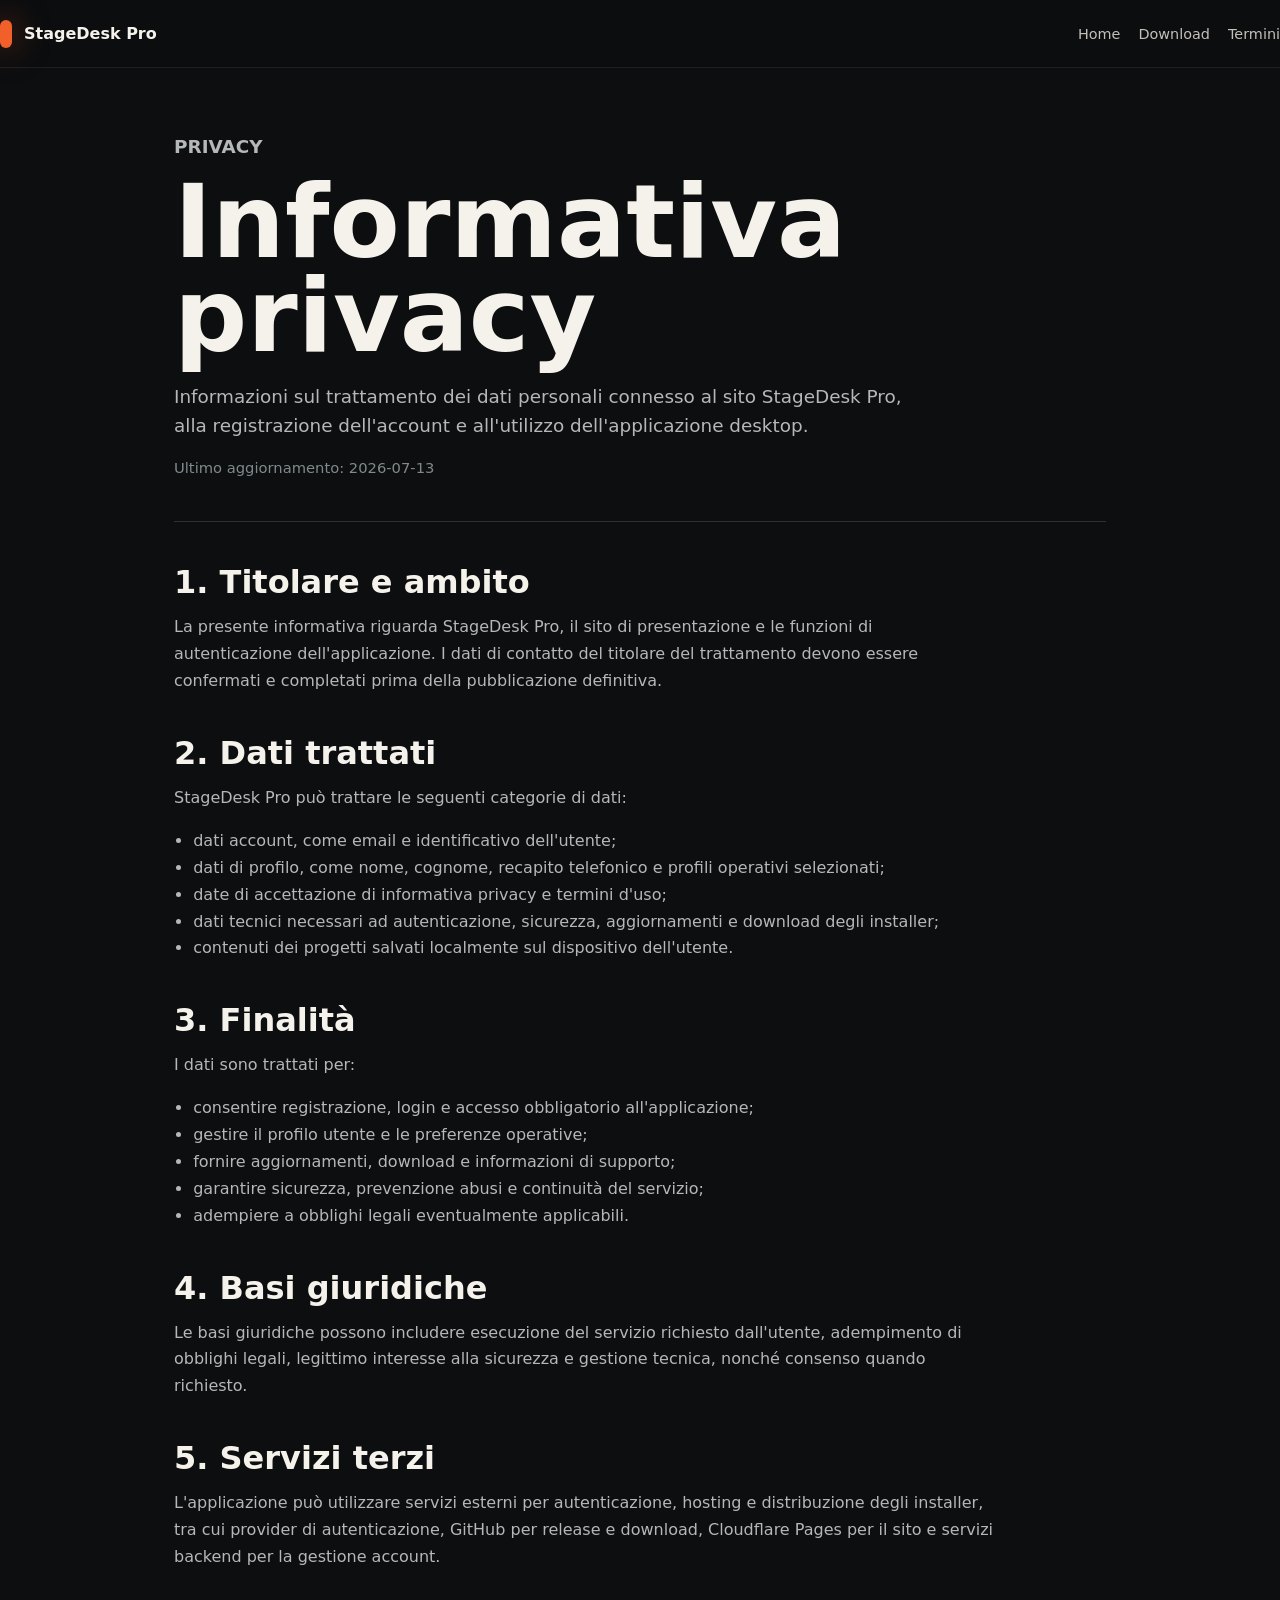
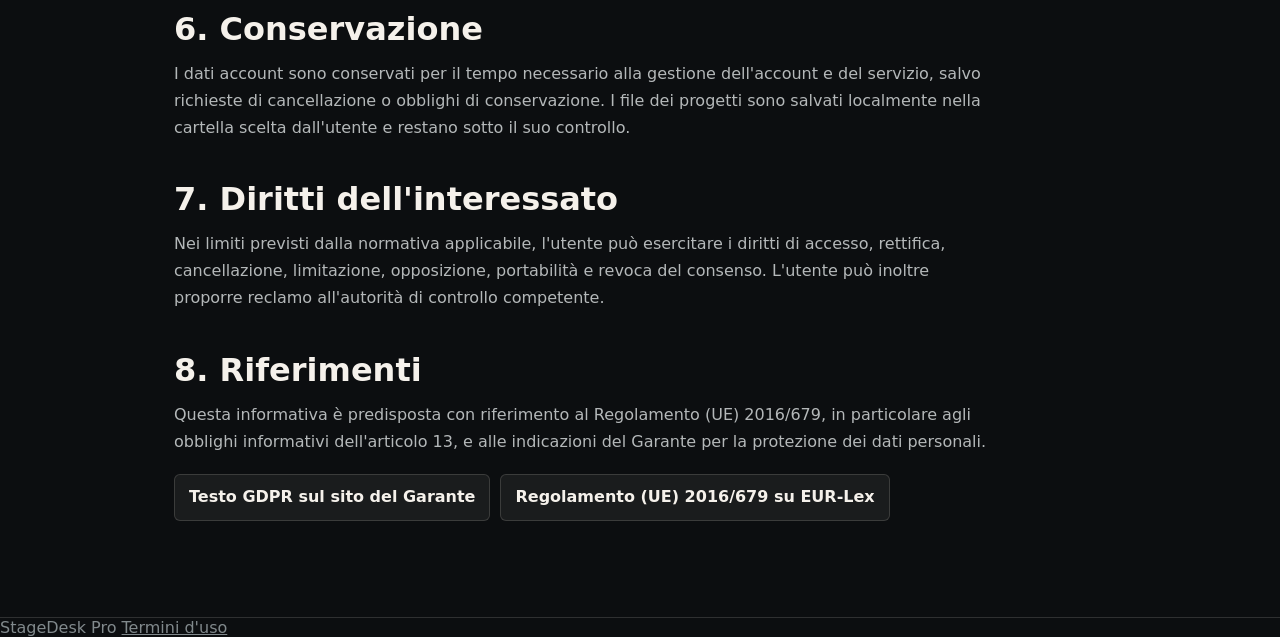
<file: informativa-privacy/index.html>
<!doctype html>
<html lang="it">
  <head>
    <meta charset="UTF-8" />
    <meta name="viewport" content="width=device-width, initial-scale=1.0" />
    <meta
      name="description"
      content="Informativa privacy di StageDesk Pro per sito, registrazione e utilizzo dell'applicazione desktop."
    />
    <title>Informativa privacy | StageDesk Pro</title>
    <link rel="icon" href="../assets/stagedesk-pro-icon.png" />
    <link rel="stylesheet" href="../styles.css?v=20260717-5" />
  </head>
  <body>
    <header class="site-header">
      <a class="brand" href="/" aria-label="StageDesk Pro">
        <span class="brand-mark"></span>
        <span>StageDesk Pro</span>
      </a>
      <nav aria-label="Navigazione principale">
        <a href="/">Home</a>
        <a href="/#download">Download</a>
        <a href="/termini-uso/">Termini</a>
      </nav>
    </header>

    <main class="legal-page">
      <section class="legal-hero">
        <p class="eyebrow">Privacy</p>
        <h1>Informativa privacy</h1>
        <p>
          Informazioni sul trattamento dei dati personali connesso al sito StageDesk Pro, alla registrazione
          dell'account e all'utilizzo dell'applicazione desktop.
        </p>
        <span>Ultimo aggiornamento: 2026-07-13</span>
      </section>

      <section class="legal-content">
        <h2>1. Titolare e ambito</h2>
        <p>
          La presente informativa riguarda StageDesk Pro, il sito di presentazione e le funzioni di autenticazione
          dell'applicazione. I dati di contatto del titolare del trattamento devono essere confermati e completati
          prima della pubblicazione definitiva.
        </p>

        <h2>2. Dati trattati</h2>
        <p>StageDesk Pro può trattare le seguenti categorie di dati:</p>
        <ul>
          <li>dati account, come email e identificativo dell'utente;</li>
          <li>dati di profilo, come nome, cognome, recapito telefonico e profili operativi selezionati;</li>
          <li>date di accettazione di informativa privacy e termini d'uso;</li>
          <li>dati tecnici necessari ad autenticazione, sicurezza, aggiornamenti e download degli installer;</li>
          <li>contenuti dei progetti salvati localmente sul dispositivo dell'utente.</li>
        </ul>

        <h2>3. Finalità</h2>
        <p>I dati sono trattati per:</p>
        <ul>
          <li>consentire registrazione, login e accesso obbligatorio all'applicazione;</li>
          <li>gestire il profilo utente e le preferenze operative;</li>
          <li>fornire aggiornamenti, download e informazioni di supporto;</li>
          <li>garantire sicurezza, prevenzione abusi e continuità del servizio;</li>
          <li>adempiere a obblighi legali eventualmente applicabili.</li>
        </ul>

        <h2>4. Basi giuridiche</h2>
        <p>
          Le basi giuridiche possono includere esecuzione del servizio richiesto dall'utente, adempimento di obblighi
          legali, legittimo interesse alla sicurezza e gestione tecnica, nonché consenso quando richiesto.
        </p>

        <h2>5. Servizi terzi</h2>
        <p>
          L'applicazione può utilizzare servizi esterni per autenticazione, hosting e distribuzione degli installer,
          tra cui provider di autenticazione, GitHub per release e download, Cloudflare Pages per il sito e servizi
          backend per la gestione account.
        </p>

        <h2>6. Conservazione</h2>
        <p>
          I dati account sono conservati per il tempo necessario alla gestione dell'account e del servizio, salvo
          richieste di cancellazione o obblighi di conservazione. I file dei progetti sono salvati localmente nella
          cartella scelta dall'utente e restano sotto il suo controllo.
        </p>

        <h2>7. Diritti dell'interessato</h2>
        <p>
          Nei limiti previsti dalla normativa applicabile, l'utente può esercitare i diritti di accesso, rettifica,
          cancellazione, limitazione, opposizione, portabilità e revoca del consenso. L'utente può inoltre proporre
          reclamo all'autorità di controllo competente.
        </p>

        <h2>8. Riferimenti</h2>
        <p>
          Questa informativa è predisposta con riferimento al Regolamento (UE) 2016/679, in particolare agli obblighi
          informativi dell'articolo 13, e alle indicazioni del Garante per la protezione dei dati personali.
        </p>
        <p class="legal-links">
          <a href="https://www.garanteprivacy.it/il-testo-del-regolamento" target="_blank" rel="noreferrer">
            Testo GDPR sul sito del Garante
          </a>
          <a href="https://eur-lex.europa.eu/eli/reg/2016/679/oj/eng" target="_blank" rel="noreferrer">
            Regolamento (UE) 2016/679 su EUR-Lex
          </a>
        </p>
      </section>
    </main>

    <footer>
      <span>StageDesk Pro</span>
      <span><a href="/termini-uso/">Termini d'uso</a></span>
    </footer>
  </body>
</html>
</file>
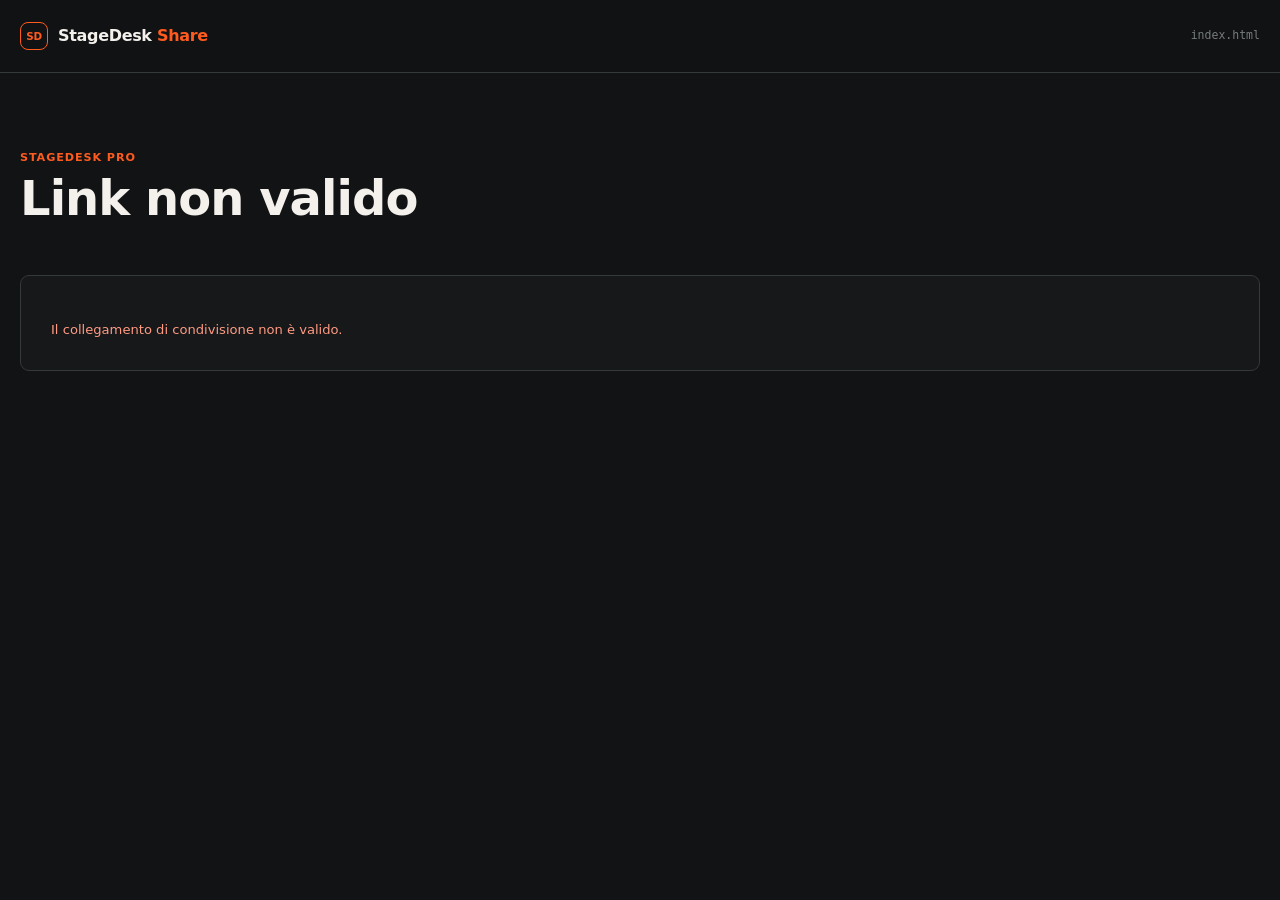
<file: share/index.html>
<!doctype html>
<html lang="it">
  <head>
    <meta charset="UTF-8" />
    <meta name="viewport" content="width=device-width, initial-scale=1.0" />
    <meta name="theme-color" content="#111314" />
    <title>StageDesk Share</title>
    <link rel="icon" href="../assets/stagedesk-pro-icon.png" />
    <link rel="stylesheet" href="/share-assets/share.css?v=20260729-01" />
  </head>
  <body>
    <main id="share-app" class="share-shell">
      <div class="share-loading" role="status">Caricamento condivisione...</div>
    </main>
    <script>
      if ('serviceWorker' in navigator) {
        window.addEventListener('load', () => navigator.serviceWorker.register('/share-assets/service-worker.js', { scope: '/share/' }).catch(() => {}))
      }
    </script>
    <script data-cfasync="false" type="module" src="/share-assets/share-20260728-01.js?v=20260729-01"></script>
  </body>
</html>
</file>
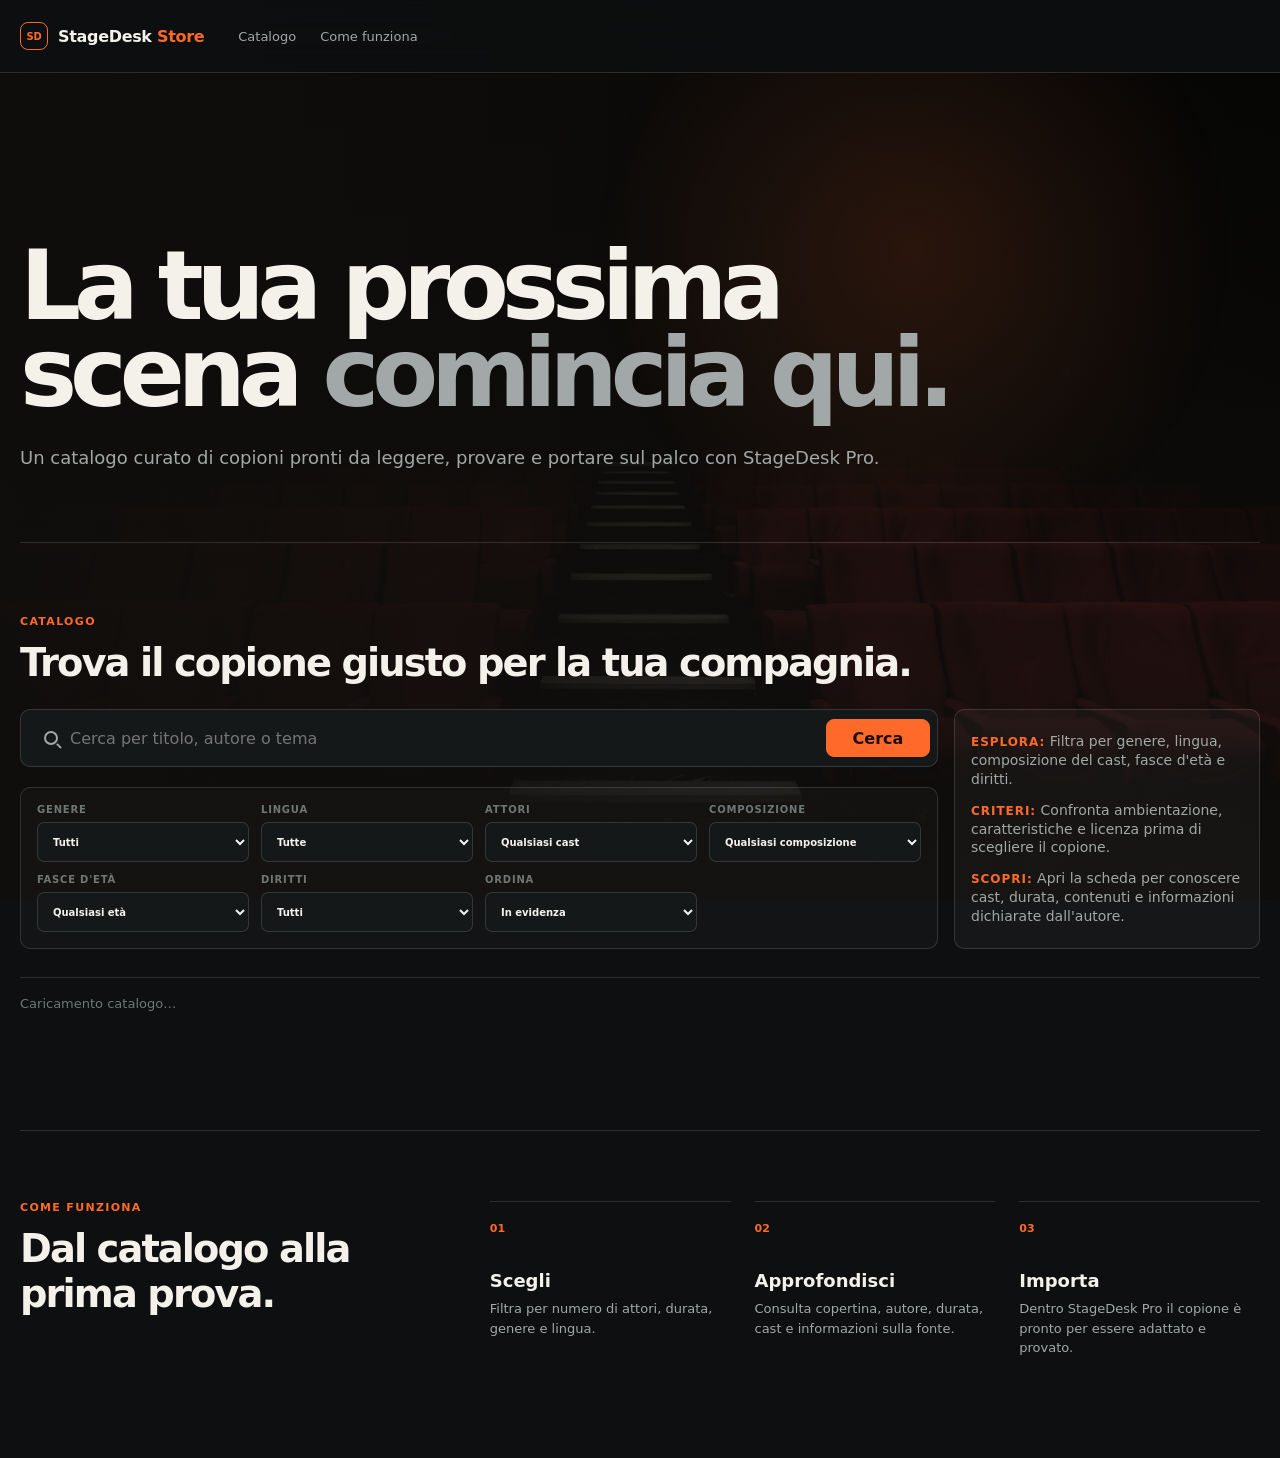
<file: store/index.html>
<!doctype html>
<html lang="it">
  <head>
    <meta charset="UTF-8" />
    <meta name="viewport" content="width=device-width, initial-scale=1.0" />
    <meta name="description" content="StageDesk Store: copioni pronti per la lettura, la prova e la regia." />
    <meta property="og:title" content="StageDesk Store" />
    <meta property="og:description" content="Scopri copioni originali e importali direttamente in StageDesk Pro." />
    <meta property="og:type" content="website" />
    <title>StageDesk Store</title>
    <link rel="icon" href="../assets/stagedesk-pro-icon.png" />
    <link rel="stylesheet" href="./store.css?v=20260731-02" />
  </head>
  <body class="store-page">
    <header class="store-header">
      <div class="store-header-inner">
        <a class="store-brand" href="/" aria-label="StageDesk Pro">
          <span class="store-brand-mark">SD</span>
          <span>StageDesk <strong>Store</strong></span>
        </a>
        <nav class="store-nav" aria-label="Navigazione Store">
          <a href="#catalogo">Catalogo</a>
          <a href="#come-funziona">Come funziona</a>
        </nav>
      </div>
    </header>

    <main id="store-app" class="store-main">
      <section class="store-intro" aria-labelledby="store-title">
        <div>
          <h1 id="store-title">La tua prossima<br /><span class="store-intro-title-line">scena <em>comincia qui.</em></span></h1>
          <p class="store-intro-copy">Un catalogo curato di copioni pronti da leggere, provare e portare sul palco con StageDesk Pro.</p>
        </div>
      </section>

      <section id="catalogo" class="store-catalog-section" aria-labelledby="catalog-title">
        <div class="store-toolbar">
          <div>
            <p class="store-eyebrow">CATALOGO</p>
          <h2 id="catalog-title">Trova il copione giusto per la tua compagnia.</h2>
          </div>
          <div class="store-catalog-grid">
            <div class="store-catalog-controls">
              <form class="store-search" id="catalog-search-form" role="search">
                <label class="store-search-field">
                  <span class="sr-only">Cerca copione</span>
                  <span class="store-search-icon" aria-hidden="true"></span>
                  <input id="catalog-search" type="search" placeholder="Cerca per titolo, autore o tema" autocomplete="off" />
                </label>
                <button class="store-button store-button-accent store-search-button" type="submit">Cerca</button>
              </form>
              <div class="store-filters" aria-label="Filtri catalogo">
                <label><span>Genere</span><select id="filter-genre"><option value="">Tutti</option></select></label>
                <label><span>Lingua</span><select id="filter-language"><option value="">Tutte</option></select></label>
                <label><span>Attori</span><select id="filter-actors"><option value="">Qualsiasi cast</option><option value="1-3">1–3</option><option value="4-8">4–8</option><option value="9-15">9–15</option><option value="16+">16+</option></select></label>
                <label><span>Composizione</span><select id="filter-cast"><option value="">Qualsiasi composizione</option></select></label>
                <label><span>Fasce d'età</span><select id="filter-age"><option value="">Qualsiasi età</option></select></label>
                <label><span>Diritti</span><select id="filter-rights"><option value="">Tutti</option></select></label>
                <label><span>Ordina</span><select id="filter-sort"><option value="featured">In evidenza</option><option value="newest">Più recenti</option><option value="downloads">Più richiesti</option><option value="rating">Più votati</option></select></label>
              </div>
            </div>
            <aside class="store-catalog-aside" aria-label="Esplora il catalogo">
              <p><strong>ESPLORA:</strong> Filtra per genere, lingua, composizione del cast, fasce d'età e diritti.</p>
              <p><strong>CRITERI:</strong> Confronta ambientazione, caratteristiche e licenza prima di scegliere il copione.</p>
              <p><strong>SCOPRI:</strong> Apri la scheda per conoscere cast, durata, contenuti e informazioni dichiarate dall'autore.</p>
            </aside>
          </div>
        </div>
        <p id="catalog-status" class="store-status" role="status">Caricamento catalogo…</p>
        <div id="catalog-sections"></div>
      </section>

      <section id="come-funziona" class="store-how-it-works" aria-labelledby="how-title">
        <div>
          <p class="store-eyebrow">COME FUNZIONA</p>
          <h2 id="how-title">Dal catalogo alla prima prova.</h2>
        </div>
        <div class="store-steps">
          <article><span>01</span><h3>Scegli</h3><p>Filtra per numero di attori, durata, genere e lingua.</p></article>
          <article><span>02</span><h3>Approfondisci</h3><p>Consulta copertina, autore, durata, cast e informazioni sulla fonte.</p></article>
          <article><span>03</span><h3>Importa</h3><p>Dentro StageDesk Pro il copione è pronto per essere adattato e provato.</p></article>
        </div>
      </section>
    </main>

    <dialog id="detail-dialog" class="store-dialog">
      <div class="store-dialog-card store-detail-card" id="detail-content"></div>
    </dialog>

    <dialog id="import-consent-dialog" class="store-dialog">
      <form method="dialog" class="store-dialog-card store-consent-card" id="import-consent-form">
        <button class="store-dialog-close" type="button" data-close-import-consent aria-label="Chiudi">×</button>
        <p class="store-eyebrow">IMPORTAZIONE STAGEDESK</p>
        <h2>Prima di importare</h2>
        <p class="store-dialog-copy" id="import-consent-intro">Stai per importare un copione nel tuo progetto StageDesk Pro.</p>
        <div class="store-consent-notice">
          <p><strong>Verifica il contenuto prima dell'uso.</strong> Il pacchetto può contenere errori di trascrizione, formattazione o interpretazione delle battute e delle note. Dopo l'importazione il copione deve essere controllato e adattato dall'utente prima di prove, pubblicazioni o rappresentazioni.</p>
          <p>La licenza e le informazioni sulla fonte indicate nella scheda del copione fanno parte delle condizioni di utilizzo. Devi rispettare i diritti d'autore, le attribuzioni, le limitazioni di uso e ogni obbligo previsto dalla licenza.</p>
          <p class="store-consent-license"><strong>Licenza dichiarata:</strong> <span id="import-consent-license">non indicata</span></p>
          <p>StageDesk fornisce uno strumento tecnico di importazione e non garantisce completezza, accuratezza o idoneità del contenuto. L'utente resta responsabile della verifica del testo e dell'uso del copione.</p>
        </div>
        <p class="store-consent-legal">Per le condizioni generali consulta i <a href="https://stagedesk-pro.aigconsulting.it/termini-uso/" target="_blank" rel="noopener noreferrer">Termini d'uso</a> e l'<a href="https://stagedesk-pro.aigconsulting.it/informativa-privacy/" target="_blank" rel="noopener noreferrer">Informativa privacy</a>.</p>
        <label class="store-consent-check">
          <input id="import-consent-accepted" name="import_consent" type="checkbox" value="accepted" required />
          <span>Dichiaro di aver letto e accetto queste condizioni prima di continuare.</span>
        </label>
        <p id="import-consent-status" class="store-form-status" role="alert" aria-live="polite"></p>
        <div class="store-consent-actions">
          <button class="store-button store-button-quiet" type="button" data-close-import-consent>Annulla</button>
          <button class="store-button store-button-accent" type="submit" value="accept">Accetta e continua</button>
        </div>
      </form>
    </dialog>

    <script type="module" src="./store.js?v=20260731-02"></script>
  </body>
</html>
</file>
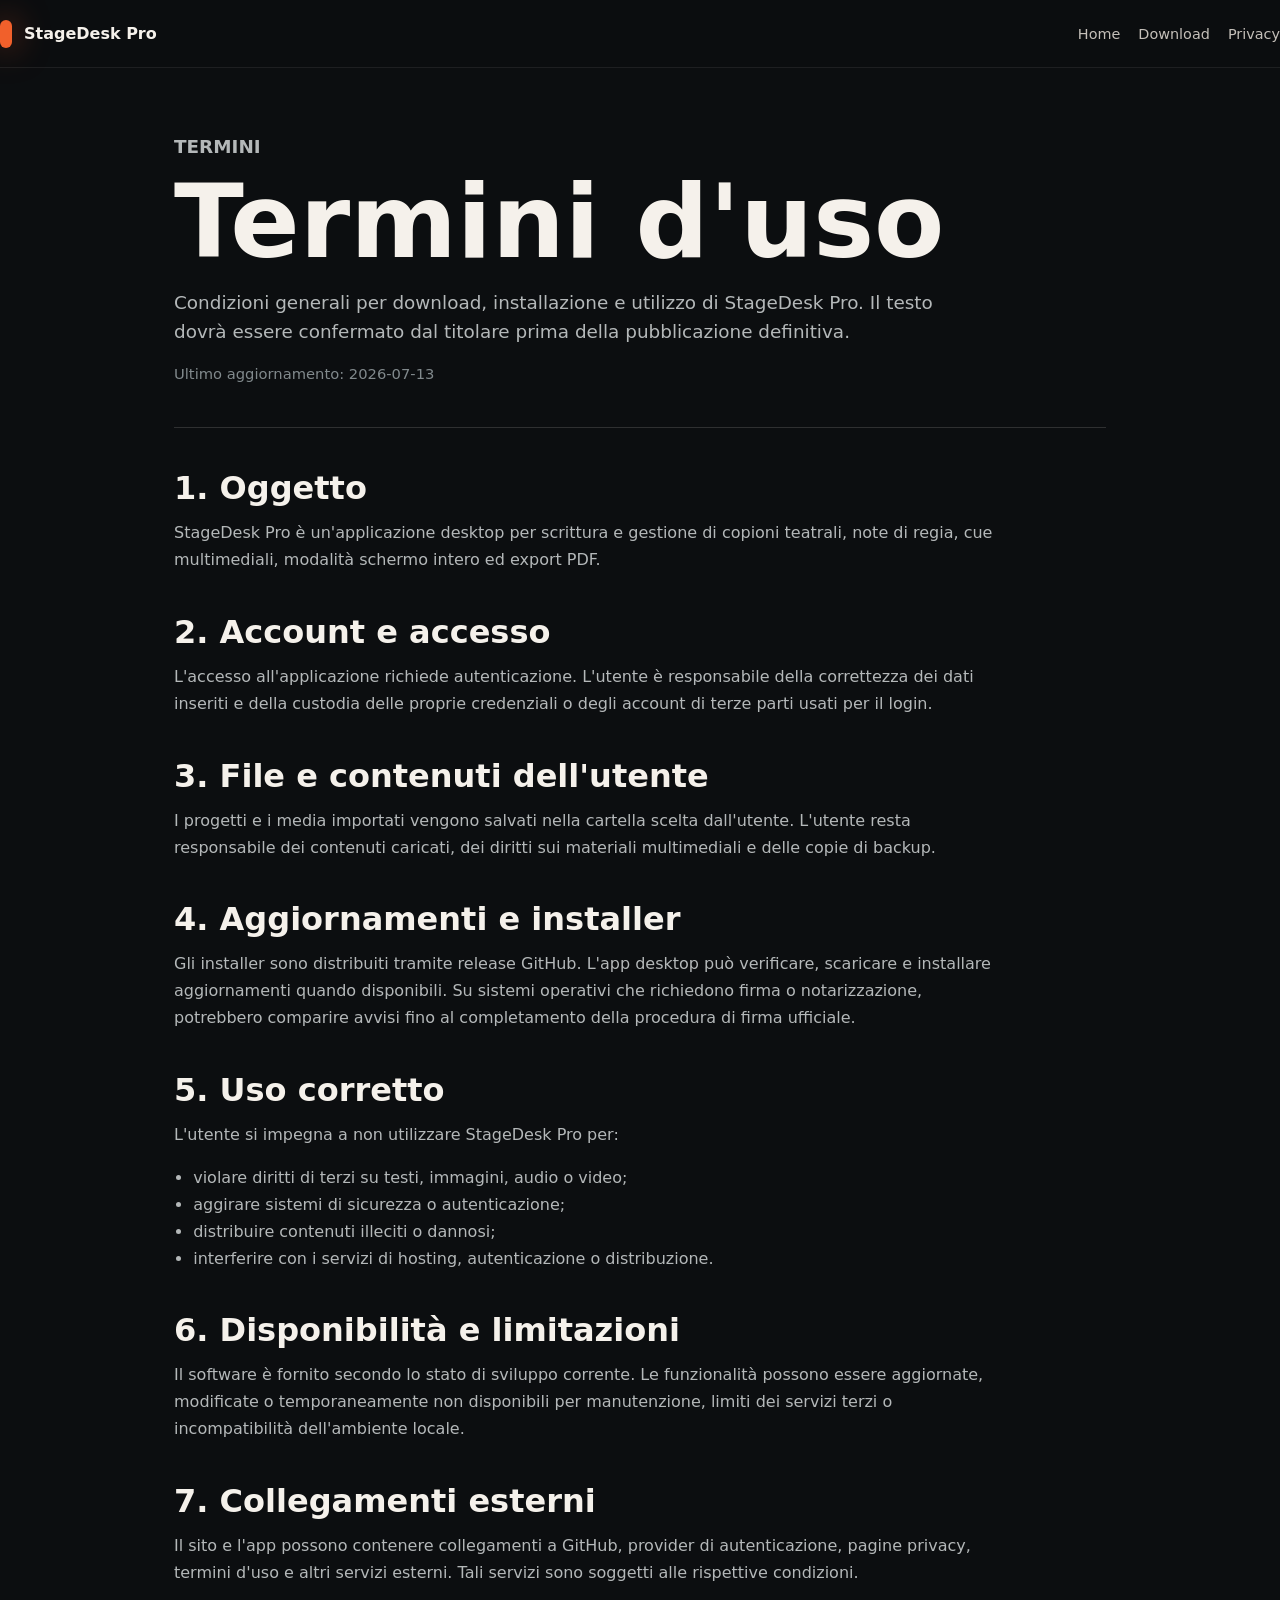
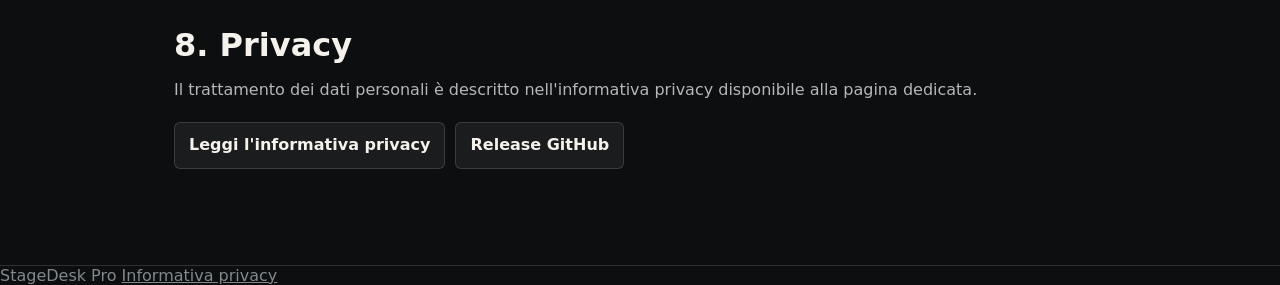
<file: termini-uso/index.html>
<!doctype html>
<html lang="it">
  <head>
    <meta charset="UTF-8" />
    <meta name="viewport" content="width=device-width, initial-scale=1.0" />
    <meta
      name="description"
      content="Termini di utilizzo di StageDesk Pro per download, installazione e uso dell'applicazione desktop."
    />
    <title>Termini d'uso | StageDesk Pro</title>
    <link rel="icon" href="../assets/stagedesk-pro-icon.png" />
    <link rel="stylesheet" href="../styles.css?v=20260717-5" />
  </head>
  <body>
    <header class="site-header">
      <a class="brand" href="/" aria-label="StageDesk Pro">
        <span class="brand-mark"></span>
        <span>StageDesk Pro</span>
      </a>
      <nav aria-label="Navigazione principale">
        <a href="/">Home</a>
        <a href="/#download">Download</a>
        <a href="/informativa-privacy/">Privacy</a>
      </nav>
    </header>

    <main class="legal-page">
      <section class="legal-hero">
        <p class="eyebrow">Termini</p>
        <h1>Termini d'uso</h1>
        <p>
          Condizioni generali per download, installazione e utilizzo di StageDesk Pro. Il testo dovrà essere
          confermato dal titolare prima della pubblicazione definitiva.
        </p>
        <span>Ultimo aggiornamento: 2026-07-13</span>
      </section>

      <section class="legal-content">
        <h2>1. Oggetto</h2>
        <p>
          StageDesk Pro è un'applicazione desktop per scrittura e gestione di copioni teatrali, note di regia, cue
          multimediali, modalità schermo intero ed export PDF.
        </p>

        <h2>2. Account e accesso</h2>
        <p>
          L'accesso all'applicazione richiede autenticazione. L'utente è responsabile della correttezza dei dati
          inseriti e della custodia delle proprie credenziali o degli account di terze parti usati per il login.
        </p>

        <h2>3. File e contenuti dell'utente</h2>
        <p>
          I progetti e i media importati vengono salvati nella cartella scelta dall'utente. L'utente resta
          responsabile dei contenuti caricati, dei diritti sui materiali multimediali e delle copie di backup.
        </p>

        <h2>4. Aggiornamenti e installer</h2>
        <p>
          Gli installer sono distribuiti tramite release GitHub. L'app desktop può verificare, scaricare e installare
          aggiornamenti quando disponibili. Su sistemi operativi che richiedono firma o notarizzazione, potrebbero
          comparire avvisi fino al completamento della procedura di firma ufficiale.
        </p>

        <h2>5. Uso corretto</h2>
        <p>L'utente si impegna a non utilizzare StageDesk Pro per:</p>
        <ul>
          <li>violare diritti di terzi su testi, immagini, audio o video;</li>
          <li>aggirare sistemi di sicurezza o autenticazione;</li>
          <li>distribuire contenuti illeciti o dannosi;</li>
          <li>interferire con i servizi di hosting, autenticazione o distribuzione.</li>
        </ul>

        <h2>6. Disponibilità e limitazioni</h2>
        <p>
          Il software è fornito secondo lo stato di sviluppo corrente. Le funzionalità possono essere aggiornate,
          modificate o temporaneamente non disponibili per manutenzione, limiti dei servizi terzi o incompatibilità
          dell'ambiente locale.
        </p>

        <h2>7. Collegamenti esterni</h2>
        <p>
          Il sito e l'app possono contenere collegamenti a GitHub, provider di autenticazione, pagine privacy,
          termini d'uso e altri servizi esterni. Tali servizi sono soggetti alle rispettive condizioni.
        </p>

        <h2>8. Privacy</h2>
        <p>
          Il trattamento dei dati personali è descritto nell'informativa privacy disponibile alla pagina dedicata.
        </p>
        <p class="legal-links">
          <a href="/informativa-privacy/">Leggi l'informativa privacy</a>
          <a href="https://github.com/igelsomino/stagedesk-pro/releases" target="_blank" rel="noreferrer">
            Release GitHub
          </a>
        </p>
      </section>
    </main>

    <footer>
      <span>StageDesk Pro</span>
      <span><a href="/informativa-privacy/">Informativa privacy</a></span>
    </footer>
  </body>
</html>
</file>
<file: styles.css>
:root {
  color-scheme: dark;
  --bg: #0f0e0c;
  --bg-soft: #17130f;
  --surface: #211911;
  --surface-strong: #2b2017;
  --text: #fff8ef;
  --muted: #cbb9a7;
  --faint: #917d6c;
  --line: rgba(255, 248, 239, 0.14);
  --accent: #e95420;
  --accent-soft: rgba(233, 84, 32, 0.18);
  --accent-line: rgba(233, 84, 32, 0.42);
  --green: #9add9a;
  font-family:
    Inter, ui-sans-serif, system-ui, -apple-system, BlinkMacSystemFont, "Segoe UI", sans-serif;
}

* {
  box-sizing: border-box;
}

html {
  scroll-behavior: smooth;
}

body {
  margin: 0;
  min-width: 320px;
  background: var(--bg);
  color: var(--text);
}

a {
  color: inherit;
}

.site-header {
  position: fixed;
  inset: 0 0 auto;
  z-index: 30;
  display: flex;
  align-items: center;
  justify-content: space-between;
  min-height: 72px;
  padding: 16px clamp(22px, 5vw, 72px);
  background: linear-gradient(180deg, rgba(15, 14, 12, 0.88), rgba(15, 14, 12, 0.58));
  border-bottom: 1px solid rgba(255, 248, 239, 0.08);
  backdrop-filter: blur(18px);
}

.brand {
  display: inline-flex;
  align-items: center;
  gap: 12px;
  text-decoration: none;
  font-weight: 820;
}

.brand-mark {
  width: 12px;
  height: 28px;
  border-radius: 99px;
  background: var(--accent);
  box-shadow: 0 0 34px rgba(233, 84, 32, 0.65);
}

nav {
  display: flex;
  align-items: center;
  gap: 22px;
}

nav a {
  color: rgba(255, 248, 239, 0.76);
  text-decoration: none;
  font-size: 0.94rem;
}

nav a:hover {
  color: var(--text);
}

.hero {
  position: relative;
  min-height: 92vh;
  display: grid;
  align-items: end;
  padding: 140px clamp(22px, 5vw, 72px) 64px;
  overflow: hidden;
}

.hero-media,
.hero-overlay {
  position: absolute;
  inset: 0;
}

.hero-media {
  background-image: url("./assets/theatre-hero.jpg");
  background-size: cover;
  background-position: center;
  filter: saturate(0.92) contrast(1.05);
  transform: scale(1.02);
}

.hero-overlay {
  background:
    linear-gradient(90deg, rgba(15, 14, 12, 0.94) 0%, rgba(15, 14, 12, 0.72) 42%, rgba(15, 14, 12, 0.18) 100%),
    linear-gradient(180deg, rgba(15, 14, 12, 0.2), rgba(15, 14, 12, 0.92));
}

.hero-content {
  position: relative;
  z-index: 2;
  max-width: 820px;
}

.eyebrow,
.section-kicker,
.release-label {
  margin: 0 0 14px;
  color: #ff7a42;
  font-size: 0.78rem;
  font-weight: 850;
  letter-spacing: 0;
  text-transform: uppercase;
}

h1,
h2,
h3,
p {
  overflow-wrap: anywhere;
}

h1 {
  margin: 0;
  max-width: 860px;
  font-size: clamp(4.2rem, 10vw, 9.5rem);
  line-height: 0.88;
  letter-spacing: 0;
}

h2 {
  margin: 0;
  font-size: clamp(2rem, 4.2vw, 4.4rem);
  line-height: 1;
  letter-spacing: 0;
}

h3 {
  margin: 0;
  font-size: 1.1rem;
}

.lead {
  max-width: 710px;
  margin: 28px 0 0;
  color: rgba(255, 248, 239, 0.82);
  font-size: clamp(1.12rem, 1.8vw, 1.45rem);
  line-height: 1.55;
}

.hero-actions {
  display: flex;
  flex-wrap: wrap;
  gap: 12px;
  margin-top: 34px;
}

.button,
.download-card a,
.support-links a {
  display: inline-flex;
  align-items: center;
  justify-content: center;
  min-height: 44px;
  padding: 11px 18px;
  border-radius: 6px;
  text-decoration: none;
  font-weight: 780;
}

.button.primary {
  background: var(--accent);
  color: #fff7ef;
}

.button.ghost,
.download-card a,
.support-links a {
  border: 1px solid var(--line);
  background: rgba(255, 248, 239, 0.07);
  color: var(--text);
}

.button:hover,
.download-card a:hover,
.support-links a:hover {
  border-color: var(--accent-line);
  transform: translateY(-1px);
}

.release-card {
  position: absolute;
  right: clamp(22px, 5vw, 72px);
  bottom: 64px;
  z-index: 3;
  width: min(330px, calc(100vw - 44px));
  padding: 22px;
  border: 1px solid rgba(255, 248, 239, 0.18);
  border-radius: 8px;
  background: rgba(15, 14, 12, 0.72);
  backdrop-filter: blur(20px);
}

.release-card strong {
  display: block;
  margin-bottom: 10px;
  font-size: 2.2rem;
}

.release-card p {
  margin: 0;
  color: var(--muted);
  line-height: 1.5;
}

.section {
  max-width: 1220px;
  margin: 0 auto;
  padding: clamp(64px, 8vw, 104px) clamp(22px, 5vw, 72px);
}

.intro-grid {
  display: grid;
  grid-template-columns: minmax(0, 0.95fr) minmax(280px, 0.55fr);
  gap: clamp(28px, 6vw, 80px);
  align-items: end;
}

.intro-grid p,
.support p,
.download-note,
.status,
.showcase-heading > p {
  color: var(--muted);
  line-height: 1.62;
}

.showcase {
  max-width: none;
  background: var(--bg-soft);
  border-top: 1px solid var(--line);
  border-bottom: 1px solid var(--line);
}

.showcase-heading,
.carousel,
.feature-carousel {
  max-width: 1220px;
  margin-left: auto;
  margin-right: auto;
}

.showcase-heading {
  display: flex;
  align-items: end;
  justify-content: space-between;
  gap: 28px;
  margin-bottom: 34px;
}

.showcase-heading h2 {
  max-width: 720px;
}

.showcase-heading > p {
  max-width: 330px;
  margin: 0 0 4px;
}

.carousel {
  outline: none;
}

.carousel:focus-visible {
  outline: 2px solid var(--accent);
  outline-offset: 8px;
}

.carousel-stage {
  position: relative;
  overflow: hidden;
  aspect-ratio: 16 / 8;
  min-height: 300px;
  border: 1px solid var(--line);
  border-radius: 8px;
  background: #080807;
  box-shadow: 0 24px 80px rgba(0, 0, 0, 0.28);
}

.carousel-track {
  display: flex;
  height: 100%;
  transition: transform 420ms cubic-bezier(0.22, 0.61, 0.36, 1);
  will-change: transform;
}

.carousel-slide {
  position: relative;
  flex: 0 0 100%;
  min-width: 0;
  height: 100%;
  margin: 0;
  background: #080807;
}

.carousel-slide img {
  display: block;
  width: 100%;
  height: 100%;
  object-fit: contain;
  object-position: center;
}

.carousel-slide figcaption {
  position: absolute;
  right: 0;
  bottom: 0;
  left: 0;
  display: flex;
  align-items: baseline;
  justify-content: center;
  gap: 14px;
  padding: 68px 28px 22px;
  background: linear-gradient(180deg, transparent, rgba(8, 8, 7, 0.92));
  color: var(--text);
  text-align: center;
}

.carousel-slide figcaption strong {
  font-size: 1.05rem;
}

.carousel-slide figcaption span {
  color: rgba(255, 248, 239, 0.72);
  font-size: 0.9rem;
}

.carousel-footer {
  display: grid;
  grid-template-columns: 1fr auto 1fr;
  align-items: center;
  gap: 18px;
  padding-top: 18px;
}

.carousel-dots {
  display: flex;
  align-items: center;
  justify-content: center;
  gap: 8px;
}

.carousel-dots button {
  width: 8px;
  height: 8px;
  padding: 0;
  border: 0;
  border-radius: 50%;
  background: rgba(255, 248, 239, 0.28);
  cursor: pointer;
  transition: width 160ms ease, border-radius 160ms ease, background 160ms ease;
}

.carousel-dots button[aria-selected="true"] {
  width: 26px;
  border-radius: 999px;
  background: var(--accent);
}

.carousel-dots button:focus-visible {
  outline: 2px solid var(--accent);
  outline-offset: 3px;
}

.feature-carousel {
  display: grid;
  grid-template-columns: minmax(205px, 0.34fr) minmax(0, 1fr);
  gap: 18px;
  outline: none;
}

.feature-carousel:focus-visible {
  outline: 2px solid var(--accent);
  outline-offset: 8px;
}

.feature-carousel-nav {
  display: grid;
  align-content: start;
  gap: 4px;
  padding: 8px;
  border: 1px solid var(--line);
  border-radius: 8px;
  background: rgba(255, 248, 239, 0.025);
}

.feature-nav-item {
  display: grid;
  grid-template-columns: 34px minmax(0, 1fr);
  align-items: start;
  gap: 10px;
  width: 100%;
  padding: 15px 12px;
  border: 1px solid transparent;
  border-radius: 5px;
  background: transparent;
  color: var(--muted);
  text-align: left;
  cursor: pointer;
  transition: border-color 160ms ease, background 160ms ease, color 160ms ease;
}

.feature-nav-item:hover {
  border-color: var(--line);
  color: var(--text);
}

.feature-nav-item[aria-selected="true"] {
  border-color: var(--accent-line);
  background: var(--accent-soft);
  color: var(--text);
}

.feature-nav-item:focus-visible {
  outline: 2px solid var(--accent);
  outline-offset: 2px;
}

.feature-nav-number {
  color: var(--accent);
  font-size: 0.78rem;
  font-weight: 850;
  letter-spacing: 0.05em;
}

.feature-nav-item strong,
.feature-nav-item small {
  display: block;
}

.feature-nav-item strong {
  font-size: 0.93rem;
}

.feature-nav-item small {
  margin-top: 4px;
  color: var(--faint);
  font-size: 0.76rem;
  line-height: 1.35;
}

.feature-carousel-content {
  min-width: 0;
}

.feature-carousel-stage {
  position: relative;
  overflow: hidden;
  min-height: 620px;
  border: 1px solid var(--line);
  border-radius: 8px;
  background: #080807;
  box-shadow: 0 24px 80px rgba(0, 0, 0, 0.28);
}

.feature-carousel-track {
  display: flex;
  height: 100%;
  transition: transform 420ms cubic-bezier(0.22, 0.61, 0.36, 1);
  will-change: transform;
}

.feature-slide {
  display: grid;
  grid-template-columns: minmax(0, 1.1fr) minmax(260px, 0.9fr);
  flex: 0 0 100%;
  min-width: 0;
  min-height: 620px;
}

.feature-slide-copy {
  display: flex;
  flex-direction: column;
  align-items: flex-start;
  border-right: 1px solid var(--line);
  padding: clamp(28px, 4vw, 54px);
}

.feature-slide-copy .section-kicker {
  margin-bottom: 18px;
}

.feature-slide-copy h3 {
  max-width: 520px;
  font-size: clamp(1.8rem, 3.1vw, 3.2rem);
  line-height: 1;
}

.feature-slide-copy p {
  max-width: 540px;
  margin: 22px 0 0;
  color: var(--muted);
  line-height: 1.62;
}

.feature-slide-copy ul {
  display: grid;
  gap: 10px;
  max-width: 560px;
  margin: 24px 0 0;
  padding: 0;
  list-style: none;
}

.feature-slide-copy li {
  position: relative;
  padding-left: 19px;
  color: rgba(255, 248, 239, 0.84);
  font-size: 0.92rem;
  line-height: 1.48;
}

.feature-slide-copy li::before {
  position: absolute;
  top: 0.52em;
  left: 0;
  width: 7px;
  height: 7px;
  border-radius: 50%;
  background: var(--accent);
  content: "";
}

.feature-cta {
  display: inline-flex;
  align-items: center;
  gap: 10px;
  margin-top: auto;
  padding-top: 28px;
  color: var(--text);
  font-weight: 800;
  text-decoration: none;
}

.feature-cta span {
  color: var(--accent);
  font-size: 1.2rem;
  transition: transform 160ms ease;
}

.feature-cta:hover span {
  transform: translateX(4px);
}

.feature-cta:focus-visible {
  outline: 2px solid var(--accent);
  outline-offset: 5px;
}

.feature-slide-aside {
  display: flex;
  flex-direction: column;
  justify-content: center;
  min-width: 0;
  padding: clamp(28px, 4vw, 48px);
  background: rgba(255, 248, 239, 0.025);
}

.feature-slide-aside > span {
  margin-bottom: 18px;
  color: var(--accent);
  font-size: 0.74rem;
  font-weight: 850;
  letter-spacing: 0.06em;
  text-transform: uppercase;
}

.feature-slide-aside strong {
  max-width: 320px;
  font-size: clamp(1.25rem, 2vw, 1.85rem);
  line-height: 1.08;
}

.feature-slide-aside p {
  max-width: 330px;
  margin: 18px 0 0;
  color: var(--muted);
  line-height: 1.6;
}

.feature-aside-tags {
  display: flex;
  flex-wrap: wrap;
  gap: 7px;
  margin-top: 28px;
}

.feature-aside-tags span {
  padding: 6px 8px;
  border: 1px solid var(--line);
  border-radius: 4px;
  color: var(--faint);
  font-size: 0.72rem;
  font-weight: 760;
}

.carousel-control {
  position: absolute;
  top: 50%;
  display: grid;
  width: 44px;
  height: 44px;
  place-items: center;
  border: 1px solid rgba(255, 248, 239, 0.25);
  border-radius: 50%;
  background: rgba(15, 14, 12, 0.72);
  color: var(--text);
  cursor: pointer;
  transform: translateY(-50%);
  transition: background 160ms ease, border-color 160ms ease, transform 160ms ease;
}

.carousel-control svg {
  display: block;
  width: 20px;
  height: 20px;
  fill: none;
  stroke: currentColor;
  stroke-linecap: round;
  stroke-linejoin: round;
  stroke-width: 2;
}

.carousel-control:hover {
  border-color: var(--accent-line);
  background: var(--accent);
  transform: translateY(-50%) scale(1.04);
}

.carousel-control:focus-visible {
  outline: 2px solid var(--accent);
  outline-offset: 3px;
}

.carousel-control.previous {
  left: 18px;
}

.carousel-control.next {
  right: 18px;
}

.feature-carousel-footer {
  display: grid;
  grid-template-columns: 1fr auto;
  align-items: center;
  gap: 18px;
  padding-top: 18px;
}

.carousel-counter,
.carousel-hint {
  color: var(--faint);
  font-size: 0.78rem;
  font-weight: 760;
  letter-spacing: 0.04em;
  text-transform: uppercase;
}

.carousel-hint {
  justify-self: end;
  letter-spacing: 0;
  text-transform: none;
}

.feature-strip {
  display: grid;
  grid-template-columns: repeat(4, minmax(0, 1fr));
  gap: 0;
  padding-top: 0;
}

.feature-strip article {
  min-height: 260px;
  padding: 28px;
  border-top: 1px solid var(--line);
  border-right: 1px solid var(--line);
}

.feature-strip article:first-child {
  border-left: 1px solid var(--line);
}

.feature-strip span {
  display: block;
  margin-bottom: 72px;
  color: var(--accent);
  font-weight: 820;
}

.feature-strip p {
  color: var(--muted);
  line-height: 1.58;
}

.download-section {
  max-width: none;
  background: var(--bg-soft);
  border-top: 1px solid var(--line);
  border-bottom: 1px solid var(--line);
}

.download-section > * {
  max-width: 1220px;
  margin-left: auto;
  margin-right: auto;
}

.download-heading {
  display: flex;
  align-items: end;
  justify-content: space-between;
  gap: 24px;
  margin-bottom: 32px;
}

.download-grid {
  display: grid;
  grid-template-columns: repeat(3, minmax(0, 1fr));
  gap: 16px;
}

.download-card {
  display: flex;
  flex-direction: column;
  gap: 18px;
  min-height: 260px;
  padding: 24px;
  border: 1px solid var(--line);
  border-radius: 8px;
  background: linear-gradient(180deg, rgba(255, 248, 239, 0.065), rgba(255, 248, 239, 0.025));
}

.download-card header {
  display: flex;
  align-items: center;
  justify-content: space-between;
  gap: 12px;
}

.download-card .os {
  display: inline-flex;
  align-items: center;
  gap: 12px;
  font-size: 1.28rem;
  font-weight: 850;
}

.download-card .os svg {
  width: 28px;
  height: 28px;
  flex: 0 0 auto;
  fill: currentColor;
  color: #fff8ef;
}

.download-card .os .os-raster-icon {
  display: block;
  width: 28px;
  height: 28px;
  flex: 0 0 28px;
  object-fit: contain;
  filter: brightness(0) saturate(100%) invert(86%) sepia(8%) saturate(347%) hue-rotate(175deg) brightness(92%) contrast(90%);
}

.download-card p {
  margin: 0;
  color: var(--muted);
  line-height: 1.55;
}

.asset-list {
  display: grid;
  gap: 10px;
  margin-top: auto;
}

.download-note {
  margin-top: 22px;
}

.support {
  display: grid;
  grid-template-columns: minmax(0, 0.9fr) minmax(280px, 0.5fr);
  gap: clamp(28px, 6vw, 80px);
  align-items: center;
}

.support-links {
  display: grid;
  gap: 10px;
}

.legal-page {
  max-width: 1060px;
  margin: 0 auto;
  padding: 132px clamp(22px, 5vw, 72px) 80px;
}

.legal-hero {
  padding-bottom: 44px;
  border-bottom: 1px solid var(--line);
}

.legal-hero h1 {
  font-size: clamp(3rem, 8vw, 7rem);
}

.legal-hero p {
  max-width: 760px;
  color: var(--muted);
  font-size: 1.15rem;
  line-height: 1.58;
}

.legal-hero span {
  color: var(--faint);
  font-size: 0.92rem;
}

.legal-content {
  max-width: 820px;
  padding-top: 44px;
}

.legal-content h2 {
  margin: 42px 0 14px;
  font-size: clamp(1.35rem, 3vw, 2rem);
}

.legal-content h2:first-child {
  margin-top: 0;
}

.legal-content p,
.legal-content li {
  color: var(--muted);
  line-height: 1.68;
}

.legal-content ul {
  padding-left: 1.2rem;
}

.legal-links {
  display: flex;
  flex-wrap: wrap;
  gap: 10px;
  margin-top: 18px;
}

.legal-links a {
  display: inline-flex;
  min-height: 40px;
  align-items: center;
  padding: 9px 14px;
  border: 1px solid var(--line);
  border-radius: 6px;
  background: rgba(255, 248, 239, 0.06);
  color: var(--text);
  text-decoration: none;
  font-weight: 720;
}

footer {
  padding: 0;
  color: var(--faint);
  border-top: 1px solid var(--line);
}

.footer-inner {
  width: min(1220px, calc(100% - clamp(44px, 10vw, 144px)));
  min-height: 78px;
  margin-inline: auto;
  display: flex;
  align-items: center;
  justify-content: space-between;
  gap: 16px;
  padding-block: 26px;
}

.store-page {
  min-height: 100vh;
  overflow: hidden;
}

.store-construction {
  min-height: 100vh;
}

.store-hero {
  position: relative;
  min-height: 100vh;
  display: grid;
  align-items: center;
  padding: 120px clamp(22px, 5vw, 72px) 52px;
  overflow: hidden;
}

.store-hero-media,
.store-hero-overlay {
  position: absolute;
  inset: 0;
}

.store-hero-media {
  background-image: url("./assets/theatre-hero.jpg");
  background-size: cover;
  background-position: center 68%;
  filter: saturate(0.98) contrast(1.08);
  transform: scale(1.02);
}

.store-hero-overlay {
  background:
    linear-gradient(90deg, rgba(15, 14, 12, 0.96) 0%, rgba(15, 14, 12, 0.78) 48%, rgba(15, 14, 12, 0.32) 100%),
    linear-gradient(180deg, rgba(15, 14, 12, 0.32), rgba(15, 14, 12, 0.92));
}

.store-hero-content {
  position: relative;
  z-index: 2;
  width: min(1180px, 100%);
  max-width: 1180px;
  margin-inline: auto;
}

.store-hero h1 {
  max-width: 760px;
  font-size: clamp(3rem, 7vw, 6.8rem);
  line-height: 0.94;
}

.store-catalog {
  display: grid;
  grid-template-columns: minmax(0, 1.35fr) minmax(250px, 0.65fr);
  gap: clamp(18px, 3vw, 32px);
  margin-top: 42px;
  align-items: stretch;
}

.store-product-card,
.store-info-card {
  border: 1px solid rgba(255, 248, 239, 0.18);
  border-radius: 8px;
  padding: clamp(22px, 3vw, 34px);
  background: rgba(15, 14, 12, 0.66);
  backdrop-filter: blur(16px);
}

.store-product-card {
  border-left: 3px solid var(--accent);
}

.store-product-kicker,
.store-info-label {
  display: block;
  margin-bottom: 7px;
  color: #ff7a42;
  font-size: 0.72rem;
  font-weight: 850;
  letter-spacing: 0;
  text-transform: uppercase;
}

.store-product-card h2 {
  margin: 0;
  font-size: clamp(1.65rem, 3vw, 2.4rem);
  line-height: 1.05;
}

.store-product-card > p:not(.store-product-kicker),
.store-info-card p {
  max-width: 680px;
  margin: 16px 0 0;
  color: var(--muted);
  line-height: 1.58;
}

.store-product-tags {
  display: flex;
  flex-wrap: wrap;
  gap: 8px;
  margin-top: 22px;
}

.store-product-tags span,
.store-info-note {
  display: inline-flex;
  align-items: center;
  min-height: 28px;
  padding: 4px 9px;
  border: 1px solid rgba(255, 248, 239, 0.18);
  border-radius: 5px;
  color: var(--muted);
  font-size: 0.75rem;
  font-weight: 750;
}

.store-download-button {
  display: inline-flex;
  align-items: center;
  justify-content: center;
  min-height: 44px;
  margin-top: 26px;
  padding: 10px 16px;
  border-radius: 6px;
  background: var(--accent);
  color: #1b110b;
  text-decoration: none;
  font-weight: 850;
}

.store-download-button:hover,
.store-download-button:focus-visible {
  background: #ff8d5c;
  color: #1b110b;
}

.store-import-button {
  border: 0;
  cursor: pointer;
  font: inherit;
}

.store-import-hint {
  margin: 12px 0 0;
  color: var(--faint);
  font-size: 0.78rem;
  line-height: 1.45;
}

.store-info-card {
  display: flex;
  flex-direction: column;
  justify-content: flex-end;
  border-top: 3px solid rgba(255, 122, 66, 0.72);
}

.store-info-card strong {
  display: block;
  font-size: 1.25rem;
}

.store-info-note {
  width: fit-content;
  margin-top: 22px;
}

@media (max-width: 980px) {
  .store-hero {
    padding-top: 104px;
  }

  .store-catalog {
    grid-template-columns: 1fr;
    margin-top: 30px;
  }

  .store-info-card {
    min-height: 0;
  }

  .release-card {
    position: relative;
    right: auto;
    bottom: auto;
    margin-top: 42px;
  }

  .intro-grid,
  .support,
  .showcase-heading {
    grid-template-columns: 1fr;
  }

  .showcase-heading {
    display: grid;
    align-items: start;
  }

  .feature-carousel {
    grid-template-columns: 1fr;
  }

  .feature-carousel-nav {
    grid-template-columns: repeat(5, minmax(0, 1fr));
  }

  .feature-nav-item {
    grid-template-columns: 1fr;
    gap: 6px;
    min-height: 82px;
    padding: 12px 10px;
  }

  .feature-nav-item small {
    font-size: 0.72rem;
  }

  .feature-carousel-stage {
    min-height: 0;
  }

  .feature-slide {
    grid-template-columns: 1fr;
    min-height: 0;
  }

  .feature-slide-copy {
    border-right: 0;
    border-bottom: 1px solid var(--line);
  }

  .feature-slide-aside {
    min-height: 250px;
    justify-content: flex-start;
  }

  .feature-strip,
  .download-grid {
    grid-template-columns: 1fr 1fr;
  }
}

@media (max-width: 680px) {
  .site-header,
  .download-heading,
  footer .footer-inner {
    align-items: flex-start;
    flex-direction: column;
  }

  nav {
    width: 100%;
    justify-content: space-between;
    gap: 12px;
  }

  .hero {
    min-height: auto;
    padding-top: 132px;
  }

  h1 {
    font-size: clamp(3.7rem, 20vw, 5.4rem);
  }

  .feature-strip,
  .download-grid {
    grid-template-columns: 1fr;
  }

  .feature-strip article {
    min-height: auto;
    border-left: 1px solid var(--line);
  }

  .feature-strip span {
    margin-bottom: 32px;
  }

  .button,
  .download-card a {
    width: 100%;
  }

  .feature-carousel-nav {
    grid-template-columns: 1fr 1fr;
  }

  .feature-nav-item {
    grid-template-columns: 28px minmax(0, 1fr);
    min-height: 0;
    padding: 11px 9px;
  }

  .feature-nav-item small {
    display: none;
  }

  .feature-slide-copy {
    min-height: 0;
    padding: 30px 22px 32px;
  }

  .carousel-stage {
    aspect-ratio: 4 / 3;
    min-height: 240px;
  }

  .carousel-slide figcaption {
    display: block;
    padding: 44px 18px 16px;
    text-align: center;
  }

  .carousel-slide figcaption span {
    display: block;
    margin-top: 4px;
    font-size: 0.82rem;
  }

  .feature-slide-copy h3 {
    font-size: 2rem;
  }

  .feature-slide-copy p {
    font-size: 0.94rem;
  }

  .feature-slide-copy ul {
    margin-top: 20px;
  }

  .feature-cta {
    margin-top: 24px;
    padding-top: 0;
  }

  .feature-slide-aside {
    min-height: 220px;
    padding: 28px 22px 32px;
  }

  .carousel-control {
    width: 38px;
    height: 38px;
  }

  .carousel-control.previous {
    left: 10px;
  }

  .carousel-control.next {
    right: 10px;
  }

  .feature-carousel-footer {
    grid-template-columns: 1fr auto;
  }

  .carousel-footer {
    grid-template-columns: 1fr auto;
  }

  .carousel-hint {
    display: none;
  }
}

:root {
  --bg: #0c0e10;
  --bg-soft: #141719;
  --surface: #1a1d20;
  --surface-strong: #202428;
  --text: #f5f1eb;
  --muted: #b4b8b9;
  --faint: #81898c;
  --line: rgba(245, 241, 235, 0.15);
  --accent: #f1602b;
  --accent-soft: rgba(241, 96, 43, 0.15);
  --accent-line: rgba(241, 96, 43, 0.52);
}

body {
  background: var(--bg);
}

.site-header {
  min-height: 68px;
  padding-top: 14px;
  padding-bottom: 14px;
  background: rgba(12, 14, 16, 0.84);
}

nav {
  gap: 18px;
}

nav a {
  font-size: 0.9rem;
}

.hero {
  min-height: 82vh;
  grid-template-columns: minmax(0, 1fr) minmax(230px, 320px);
  align-items: end;
  column-gap: clamp(32px, 8vw, 130px);
  padding-top: 132px;
  padding-bottom: 72px;
}

.hero-content {
  max-width: 780px;
}

h1 {
  max-width: 780px;
  font-size: clamp(3.5rem, 7vw, 7.2rem);
  line-height: 0.92;
}

.lead {
  max-width: 680px;
  margin-top: 24px;
  font-size: clamp(1.05rem, 1.45vw, 1.28rem);
}

.release-card {
  position: relative;
  right: auto;
  bottom: auto;
  align-self: end;
  width: auto;
  margin: 0;
  border-left: 3px solid var(--accent);
  border-radius: 7px;
  background: rgba(20, 23, 25, 0.86);
}

.section {
  padding-top: clamp(72px, 8vw, 112px);
  padding-bottom: clamp(72px, 8vw, 112px);
}

.intro-grid {
  gap: clamp(32px, 7vw, 110px);
}

.showcase {
  background: #111416;
}

.showcase-heading {
  margin-bottom: 28px;
}

.showcase-heading h2 {
  max-width: 780px;
  font-size: clamp(2.25rem, 4vw, 4rem);
  line-height: 1.02;
}

.carousel-stage {
  border-radius: 10px;
  background: #080a0b;
  box-shadow: 0 20px 60px rgba(0, 0, 0, 0.24);
}

.carousel-footer,
.feature-carousel-footer {
  padding-right: 4px;
  padding-left: 4px;
}

.feature-carousel {
  display: block;
}

.feature-carousel-nav {
  display: flex;
  align-items: stretch;
  gap: 6px;
  overflow-x: auto;
  padding: 7px;
  border: 1px solid var(--line);
  border-radius: 8px;
  background: rgba(12, 14, 16, 0.72);
  scrollbar-width: thin;
  scrollbar-color: var(--accent-line) transparent;
}

.feature-nav-item {
  display: grid;
  grid-template-columns: 28px minmax(140px, 1fr);
  flex: 0 0 188px;
  align-items: start;
  min-height: 70px;
  padding: 12px 11px;
  border-color: transparent;
  background: transparent;
}

.feature-nav-item strong {
  font-size: 0.84rem;
}

.feature-nav-item small {
  font-size: 0.7rem;
}

.feature-carousel-content {
  margin-top: 14px;
}

.feature-carousel-stage {
  min-height: 0;
  border-radius: 10px;
  background: #0b0d0e;
  box-shadow: 0 20px 60px rgba(0, 0, 0, 0.22);
}

.feature-carousel-track {
  height: auto;
}

.feature-slide {
  display: block;
  min-height: 0;
}

.feature-slide-copy {
  max-width: 1000px;
  min-height: 0;
  margin: 0 auto;
  padding: clamp(34px, 5vw, 66px) clamp(26px, 7vw, 94px) 34px;
  border-right: 0;
}

.feature-slide-copy h3 {
  max-width: 760px;
  font-size: clamp(2rem, 4.4vw, 4.3rem);
  line-height: 0.98;
}

.feature-slide-copy p {
  max-width: 780px;
  margin-top: 22px;
  font-size: 1.02rem;
}

.feature-slide-copy ul {
  grid-template-columns: repeat(3, minmax(0, 1fr));
  gap: 20px;
  max-width: none;
  margin-top: 30px;
  padding-top: 24px;
  border-top: 1px solid var(--line);
}

.feature-slide-copy li {
  padding-left: 17px;
  font-size: 0.9rem;
}

.feature-slide-aside {
  display: grid;
  grid-template-columns: auto minmax(180px, 0.9fr) minmax(220px, 1fr) auto;
  align-items: center;
  gap: 22px;
  min-height: 0;
  padding: 22px clamp(26px, 7vw, 94px);
  border-top: 1px solid var(--line);
  background: rgba(255, 255, 255, 0.025);
}

.feature-slide-aside > span {
  margin: 0;
  font-size: 0.68rem;
}

.feature-slide-aside strong {
  max-width: 310px;
  font-size: 1.14rem;
}

.feature-slide-aside p {
  max-width: 390px;
  margin: 0;
  font-size: 0.87rem;
}

.feature-aside-tags {
  justify-content: end;
  margin: 0;
}

.feature-carousel-footer {
  padding-top: 14px;
}

.feature-carousel .carousel-control {
  top: 45%;
  width: 38px;
  height: 38px;
}

.feature-carousel .carousel-control.previous {
  left: 18px;
}

.feature-carousel .carousel-control.next {
  right: 18px;
}

.feature-strip article {
  min-height: 230px;
  padding: 30px 34px;
  background: rgba(255, 255, 255, 0.012);
}

.feature-strip span {
  margin-bottom: 54px;
}

.download-section {
  background: #111416;
}

.download-card {
  border-radius: 9px;
  background: rgba(255, 255, 255, 0.035);
}

.support-links a {
  justify-content: flex-start;
}

/* Keep the hero image behind its content and fade it cleanly into the page background. */
.hero {
  isolation: isolate;
  background: var(--bg);
}

.hero-media {
  z-index: 0;
  pointer-events: none;
}

.hero-overlay {
  z-index: 1;
  pointer-events: none;
  background:
    linear-gradient(90deg, rgba(12, 14, 16, 0.94) 0%, rgba(12, 14, 16, 0.72) 42%, rgba(12, 14, 16, 0.18) 100%),
    linear-gradient(180deg, rgba(12, 14, 16, 0.16) 0%, rgba(12, 14, 16, 0.7) 70%, var(--bg) 100%);
}

.hero-inner {
  z-index: 2;
}

@media (max-width: 980px) {
  .hero {
    grid-template-columns: 1fr;
    row-gap: 32px;
  }

  .release-card {
    width: min(360px, 100%);
    margin-top: 0;
  }

  .feature-carousel-nav {
    grid-template-columns: none;
  }

  .feature-slide-copy ul {
    grid-template-columns: 1fr;
  }

  .feature-slide-aside {
    grid-template-columns: auto minmax(0, 1fr) minmax(0, 1fr);
  }

  .feature-aside-tags {
    grid-column: 2 / -1;
    justify-content: start;
  }
}

@media (max-width: 680px) {
  .hero {
    min-height: auto;
    padding-top: 130px;
  }

  h1 {
    font-size: clamp(3.5rem, 17vw, 5.2rem);
  }

  .feature-nav-item {
    flex-basis: 170px;
  }

  .feature-slide-copy {
    flex: 0 0 auto;
    padding: 34px 22px 30px;
  }

  .feature-slide-copy h3 {
    font-size: 2.35rem;
  }

  .feature-slide-aside {
    display: block;
    padding: 24px 22px 28px;
  }

  .feature-slide-aside strong,
  .feature-slide-aside p {
    display: block;
    margin-top: 10px;
  }

  .feature-aside-tags {
    margin-top: 18px;
  }
}

/* Shared page frame: the header and hero use the same reading width as the content below. */
.site-header {
  padding: 0;
}

.header-inner,
.hero-inner {
  width: min(1220px, calc(100% - clamp(44px, 10vw, 144px)));
  margin-inline: auto;
}

.header-inner {
  min-height: 68px;
  display: flex;
  align-items: center;
}

.header-left {
  display: flex;
  align-items: center;
  gap: 28px;
  min-width: 0;
}

.header-brand-row {
  display: flex;
  align-items: center;
  gap: 16px;
}

.menu-toggle {
  display: none;
}

.header-left nav {
  display: flex;
  align-items: center;
  gap: 17px;
  padding-left: 28px;
  border-left: 1px solid var(--line);
}

.hero {
  min-height: 0;
  display: block;
  padding: 0;
}

.hero-inner {
  position: relative;
  z-index: 2;
  min-height: 82vh;
  display: grid;
  grid-template-columns: minmax(0, 1fr) minmax(0, 1.08fr);
  align-items: center;
  gap: clamp(28px, 4vw, 58px);
  padding-top: 132px;
  padding-bottom: 72px;
}

.hero-content {
  max-width: 680px;
}

.hero-content h1 {
  max-width: 680px;
  font-size: clamp(3.2rem, 4.8vw, 5.2rem);
  white-space: nowrap;
}

.hero-content .lead {
  max-width: 620px;
}

.hero-content .release-card {
  position: relative;
  right: auto;
  bottom: auto;
  width: min(320px, 100%);
  margin-top: 42px;
}

.hero-carousel {
  min-width: 0;
}

.hero-carousel-heading {
  max-width: 500px;
  margin-bottom: 18px;
}

.hero-carousel-heading .section-kicker {
  margin-bottom: 10px;
}

.hero-carousel-heading h2 {
  font-size: clamp(1.8rem, 3vw, 3.1rem);
  line-height: 1.03;
}

.hero-carousel .carousel-stage {
  aspect-ratio: 16 / 10;
  min-height: 0;
}

.hero-carousel .carousel-footer {
  padding-top: 14px;
}

.hero-carousel .carousel-slide figcaption {
  padding-right: 22px;
  padding-left: 22px;
}

@media (max-width: 980px) {
  .header-left {
    gap: 22px;
  }

  .header-left nav {
    gap: 12px;
    padding-left: 20px;
  }

  .hero-inner {
    grid-template-columns: 1fr;
    align-items: start;
    gap: 48px;
  }

  .hero-content {
    max-width: 760px;
  }

  .hero-carousel {
    width: 100%;
  }
}

@media (max-width: 680px) {
  .header-inner {
    min-height: 0;
    align-items: stretch;
    padding-top: 14px;
    padding-bottom: 14px;
  }

  .header-left {
    align-items: stretch;
    flex-direction: column;
    gap: 14px;
  }

  .header-brand-row {
    justify-content: space-between;
  }

  .header-left nav {
    justify-content: flex-start;
    flex-wrap: wrap;
    gap: 10px 14px;
    padding-top: 12px;
    padding-left: 0;
    border-top: 1px solid var(--line);
    border-left: 0;
  }

  .hero-inner {
    min-height: 0;
    gap: 38px;
    padding-top: 132px;
    padding-bottom: 56px;
  }

  .hero-carousel-heading h2 {
    font-size: 2rem;
  }

  .hero-content h1 {
    white-space: normal;
  }

  .hero-carousel .carousel-stage {
    aspect-ratio: 4 / 3;
  }

  .hero-carousel .carousel-footer {
    grid-template-columns: 1fr auto;
  }
}

/* Hero content runs as one reading column; actions and release stay below the screenshots. */
.hero-inner {
  display: block;
}

.hero-intro {
  max-width: none;
}

.hero-intro h1 {
  max-width: none;
}

.hero-intro .lead {
  max-width: 980px;
}

.hero-carousel {
  width: 100%;
  margin-top: 48px;
}

.hero-carousel .carousel-stage {
  aspect-ratio: 2 / 1;
}

.hero-meta {
  display: flex;
  align-items: flex-end;
  justify-content: space-between;
  gap: 28px;
  margin-top: 24px;
}

.hero-meta .hero-actions {
  margin-top: 0;
}

.hero-meta .release-card {
  flex: 0 0 min(320px, 100%);
  width: auto;
  margin: 0;
}

.intro-grid {
  display: grid;
  grid-template-columns: minmax(0, 1fr) minmax(300px, 0.46fr);
  align-items: center;
  gap: clamp(32px, 6vw, 88px);
  max-width: none;
}

.intro-copy h2 {
  max-width: none;
  font-size: clamp(1.65rem, 2vw, 2.05rem);
  line-height: 1.05;
}

.intro-copy p {
  max-width: none;
  margin: 22px 0 0;
  font-size: 0.92rem;
  line-height: 1.45;
}

.intro .release-card {
  position: relative;
  right: auto;
  bottom: auto;
  display: block;
  align-self: center;
  width: 100%;
  margin: 28px 0 0;
  padding: 20px 22px;
  border-left: 3px solid var(--accent);
  border-radius: 7px;
  background: rgba(20, 23, 25, 0.86);
}

.release-summary {
  min-width: 0;
}

.release-summary .release-label {
  margin-bottom: 8px;
}

.release-summary strong {
  margin: 0;
}

.intro .hero-actions {
  display: grid;
  grid-template-columns: repeat(2, minmax(0, 1fr));
  gap: 10px;
  margin-top: 24px;
}

.intro .hero-actions .button {
  width: 100%;
}

.support {
  display: block;
}

.support-links {
  display: flex;
  flex-wrap: wrap;
  gap: 10px;
  margin-top: 24px;
}

.showcase-heading {
  display: block;
  margin-bottom: 34px;
}

.showcase-heading h2 {
  max-width: 900px;
}

.showcase-heading > p {
  max-width: 820px;
  margin: 20px 0 0;
}

.feature-carousel-stage,
.feature-slide {
  min-height: 640px;
}

.feature-slide {
  display: flex;
  flex-direction: column;
}

.feature-slide-copy {
  flex: 1 1 auto;
}

.feature-slide-aside {
  display: grid;
  grid-template-columns: minmax(0, 1fr);
  grid-template-rows: auto auto auto auto;
  align-content: start;
  gap: 10px;
  min-height: 0;
  margin-top: auto;
  padding: 14px clamp(26px, 7vw, 94px) 14px;
}

.feature-slide-aside > span,
.feature-slide-aside strong,
.feature-slide-aside p,
.feature-aside-tags {
  margin: 0;
}

.feature-slide-aside strong,
.feature-slide-aside p {
  max-width: 760px;
}

.feature-aside-tags {
  justify-content: flex-start;
}

.header-left {
  width: 100%;
}

.header-left nav {
  flex: 1;
}

.support-nav-link {
  margin-left: auto;
  padding: 8px 14px;
  border-radius: 6px;
  background: var(--accent);
  color: #fff7ef;
  font-weight: 800;
}

.support-nav-link:hover {
  background: #ff8a57;
  color: #fff7ef;
}

.hero-intro .lead {
  max-width: none;
  font-size: clamp(0.96rem, 1.25vw, 1.1rem);
  white-space: nowrap;
}

.showcase-heading h2 {
  max-width: none;
  font-size: clamp(1.9rem, 3vw, 3.1rem);
  white-space: nowrap;
}

.support-links {
  display: grid;
  grid-template-columns: repeat(5, minmax(0, 1fr));
  gap: 12px;
}

.support-links a {
  width: 100%;
  gap: 9px;
}

.support-links a svg {
  width: 17px;
  height: 17px;
  flex: 0 0 17px;
  fill: none;
  stroke: currentColor;
  stroke-linecap: round;
  stroke-linejoin: round;
  stroke-width: 1.7;
}

.support-heading {
  max-width: none;
  font-size: clamp(1.35rem, 2vw, 1.8rem);
  white-space: nowrap;
}

.support-title-row {
  display: block;
}

.support-title-row .support-heading {
  padding: 13px 16px 14px;
  border: 1px solid rgba(255, 91, 31, 0.34);
  border-left: 3px solid var(--accent);
  border-radius: 6px;
  background: rgba(255, 91, 31, 0.08);
}

.download-card .asset-list {
  display: flex;
  flex-wrap: wrap;
  align-items: stretch;
  gap: 10px;
}

.download-card .asset-list a {
  flex: 1 1 0;
  min-width: 0;
  padding: 10px 12px;
  font-size: 0.82rem;
  line-height: 1.2;
  text-align: center;
}

@media (max-width: 980px) {
  .intro-grid {
    grid-template-columns: 1fr;
  }

  .hero-intro .lead,
  .showcase-heading h2 {
    white-space: normal;
  }

  .support-links {
    grid-template-columns: repeat(3, minmax(0, 1fr));
  }
}

@media (max-width: 680px) {
  .support-nav-link {
    margin-left: 0;
    padding: 7px 12px;
  }

  .header-left {
    gap: 10px;
  }

  .header-left nav {
    gap: 8px 12px;
    padding-top: 10px;
    display: none;
  }

  .header-left nav.is-open {
    display: flex;
  }

  .menu-toggle {
    display: grid;
    width: 38px;
    height: 38px;
    flex: 0 0 38px;
    place-content: center;
    gap: 4px;
    padding: 0;
    border: 1px solid var(--line);
    border-radius: 6px;
    background: transparent;
    color: var(--text);
    cursor: pointer;
  }

  .menu-toggle span {
    display: block;
    width: 16px;
    height: 2px;
    border-radius: 2px;
    background: currentColor;
    transition: transform 160ms ease, opacity 160ms ease;
  }

  .menu-toggle[aria-expanded="true"] span:nth-child(1) {
    transform: translateY(6px) rotate(45deg);
  }

  .menu-toggle[aria-expanded="true"] span:nth-child(2) {
    opacity: 0;
  }

  .menu-toggle[aria-expanded="true"] span:nth-child(3) {
    transform: translateY(-6px) rotate(-45deg);
  }

  body.mobile-menu-open .hero-inner {
    padding-top: 172px;
  }

  .header-left nav a {
    font-size: 0.84rem;
  }

  .support-heading {
    white-space: normal;
  }

  .support-title-row {
    display: block;
  }

  .support-title-row .support-heading {
    margin-top: 7px;
  }

  .support-links {
    grid-template-columns: 1fr;
  }

  .hero-meta {
    align-items: stretch;
    flex-direction: column;
    gap: 20px;
  }

  .hero-meta .release-card {
    flex-basis: auto;
  }

  .showcase-heading {
    margin-bottom: 24px;
  }

  .showcase-heading h2 {
    font-size: clamp(1.75rem, 8vw, 2.2rem);
    line-height: 1.04;
  }

  .showcase-heading > p {
    margin-top: 14px;
    font-size: 0.94rem;
    line-height: 1.5;
  }

  .feature-carousel-nav {
    display: none;
  }

  .intro .release-card {
    align-items: stretch;
    flex-direction: column;
    gap: 18px;
  }

  .intro .hero-actions {
    width: 100%;
    grid-template-columns: 1fr;
  }

  .intro .hero-actions .button {
    flex: 1 1 auto;
  }

  .feature-carousel-stage,
  .feature-slide {
    min-height: 0;
  }

  .feature-slide-copy {
    flex: 0 0 auto;
  }

  .feature-slide-aside {
    display: block;
    grid-template-columns: none;
    grid-template-rows: none;
    min-height: 0;
    margin-top: auto;
    padding: 24px 22px 28px;
  }

  .feature-slide-aside strong,
  .feature-slide-aside p {
    display: block;
    margin-top: 10px;
  }

  .feature-aside-tags {
    margin-top: 18px;
  }

  .feature-carousel .carousel-control {
    display: none;
  }
}

/* Keep the Store brand inset when it is rendered inside the desktop viewer. */
.store-page .site-header {
  padding-inline: clamp(22px, 5vw, 72px);
}

.privacy-section {
  position: relative;
  max-width: none;
  overflow: hidden;
  isolation: isolate;
  border-top: 1px solid var(--line);
  border-bottom: 1px solid var(--line);
  background:
    linear-gradient(90deg, rgba(12, 14, 16, 0.98) 0%, rgba(12, 14, 16, 0.9) 46%, rgba(12, 14, 16, 0.62) 100%),
    linear-gradient(180deg, rgba(12, 14, 16, 0.34), rgba(12, 14, 16, 0.94)),
    url("./assets/theatre-hero.jpg") center 58% / cover;
}

.privacy-inner {
  position: relative;
  z-index: 1;
  width: min(1220px, calc(100% - clamp(44px, 10vw, 144px)));
  margin-inline: auto;
}

.privacy-section h2 {
  max-width: 820px;
}

.privacy-lead {
  max-width: 780px;
  margin: 22px 0 0;
  color: var(--muted);
  font-size: 1.05rem;
  line-height: 1.65;
}

.privacy-grid {
  display: grid;
  grid-template-columns: repeat(3, minmax(0, 1fr));
  gap: 12px;
  margin-top: 38px;
}

.privacy-point {
  min-height: 250px;
  padding: 24px;
  border: 1px solid rgba(245, 241, 235, 0.16);
  border-radius: 8px;
  background: rgba(18, 21, 23, 0.74);
  backdrop-filter: blur(14px);
}

.privacy-icon {
  display: grid;
  place-items: center;
  width: 34px;
  height: 34px;
  margin-bottom: 22px;
  color: var(--accent);
}

.privacy-icon svg {
  width: 24px;
  height: 24px;
  fill: none;
  stroke: currentColor;
  stroke-linecap: round;
  stroke-linejoin: round;
  stroke-width: 1.7;
}

.privacy-point h3 {
  margin: 0;
  font-size: 1.05rem;
  line-height: 1.2;
}

.privacy-point p {
  margin: 14px 0 0;
  color: var(--muted);
  line-height: 1.58;
}

.privacy-note {
  display: flex;
  align-items: baseline;
  gap: 16px;
  margin-top: 16px;
  padding: 18px 20px;
  border-left: 3px solid var(--accent);
  background: rgba(12, 14, 16, 0.72);
}

.privacy-note strong {
  flex: 0 0 auto;
  color: #ff7a42;
  font-size: 0.78rem;
  letter-spacing: 0.04em;
  text-transform: uppercase;
}

.privacy-note span {
  color: var(--muted);
  line-height: 1.55;
}

@media (max-width: 760px) {
  .privacy-inner {
    width: min(100%, calc(100% - 44px));
  }

  .privacy-grid {
    grid-template-columns: 1fr;
    margin-top: 28px;
  }

  .privacy-point {
    min-height: 0;
  }

  .privacy-note {
    display: block;
  }

  .privacy-note span {
    display: block;
    margin-top: 9px;
  }
}
</file>
<file: share-assets/share.css>
:root {
  color-scheme: dark;
  --bg: #111314;
  --panel: #171a1b;
  --panel-soft: #1d2021;
  --line: #34393a;
  --text: #f4f0eb;
  --muted: #aaa8a4;
  --accent: #ff5b1f;
  --accent-soft: rgba(255, 91, 31, 0.12);
  --success: #72d4ad;
}

* { box-sizing: border-box; }

body {
  position: relative;
  isolation: isolate;
  min-height: 100vh;
  min-width: 320px;
  margin: 0;
  overflow-x: hidden;
  background: var(--bg);
  color: var(--text);
  font: 15px/1.55 Inter, ui-sans-serif, system-ui, -apple-system, BlinkMacSystemFont, "Segoe UI", sans-serif;
}

body::before,
body::after { display: none; }

button, input, select { font: inherit; }
button { cursor: pointer; }
.sr-only { position: absolute; width: 1px; height: 1px; padding: 0; margin: -1px; overflow: hidden; clip: rect(0, 0, 0, 0); white-space: nowrap; border: 0; }

.share-shell { width: 100%; max-width: none; margin: 0; padding: 0 0 64px; }
.share-header { border-bottom: 1px solid var(--line); background: rgba(17, 19, 20, 0.9); backdrop-filter: blur(18px); }
.share-header-inner { width: min(1240px, calc(100% - 40px)); min-height: 72px; margin: 0 auto; display: flex; align-items: center; gap: 34px; }
.share-brand { display: inline-flex; align-items: center; gap: 10px; color: var(--text); text-decoration: none; font-size: 16px; font-weight: 800; letter-spacing: -0.02em; white-space: nowrap; }
.share-brand b { color: var(--accent); }
.share-brand-mark { display: grid; place-items: center; width: 28px; height: 28px; border: 1px solid var(--accent); border-radius: 8px; color: var(--accent); font-size: 0.65rem; font-weight: 900; }
.share-uid { color: #777c7d; font-size: 0.72rem; font-family: ui-monospace, monospace; }
.share-nav { display: flex; align-items: center; gap: 24px; margin-right: auto; color: var(--muted); font-size: 0.8rem; }
.share-nav a { color: inherit; text-decoration: none; }
.share-nav a:hover, .share-nav a:focus-visible { color: var(--text); }
.share-header-side, .share-header-actions { display: flex; align-items: center; justify-content: flex-end; gap: 8px; margin-left: auto; }
.share-header-action { height: 38px; min-height: 38px; border: 1px solid var(--accent); border-radius: 5px; padding: 7px 13px; color: #fff8f2; background: var(--accent); font-weight: 800; }
.share-header-action:hover { background: #ff7844; }
.share-header-icon { display: grid; place-items: center; width: 38px; height: 38px; border: 1px solid var(--line); border-radius: 5px; color: var(--text); background: var(--panel-soft); }
.share-header-icon:hover { border-color: var(--accent); color: var(--accent); }
.share-header-icon:disabled { cursor: wait; opacity: 0.55; }
.share-header-icon.is-loading .inline-icon { animation: spin 0.8s linear infinite; }
@keyframes spin { to { transform: rotate(360deg); } }
.share-heading { width: min(1240px, calc(100% - 40px)); margin: 0 auto; padding: 72px 0 42px; text-align: left; }
.share-kicker { color: var(--accent); font-size: 0.7rem; font-weight: 800; letter-spacing: 0.08em; text-transform: uppercase; }
.share-heading h1 { max-width: 760px; margin: 5px 0 8px; font-size: clamp(1.8rem, 4vw, 3rem); line-height: 1.08; letter-spacing: -0.02em; }
.share-heading p { max-width: 660px; margin: 0; color: var(--muted); }
.share-card { width: min(1240px, calc(100% - 40px)); margin: 0 auto; border: 1px solid var(--line); border-radius: 9px; background: rgba(23, 26, 27, 0.92); padding: clamp(18px, 4vw, 30px); }
.auth-card { width: min(100%, 560px); margin: 0 auto; }
.auth-recovery-panel { display: grid; gap: 14px; }
.auth-recovery-link { display: inline-flex; align-items: center; justify-self: start; min-height: 24px; border: 0; border-radius: 5px; padding: 2px 6px; color: var(--accent); background: transparent; font-size: 0.8rem; font-weight: 700; text-align: left; transition: color 140ms ease, background-color 140ms ease; }
.auth-recovery-link:hover { color: var(--text); background: var(--accent-soft); text-decoration: none; }
.auth-recovery-link:focus-visible { outline: 2px solid var(--accent); outline-offset: 2px; }
.share-profile-fields { display: grid; gap: 14px; }
.share-profile-group { position: relative; display: grid; gap: 7px; margin: 0; padding: 0; }
.share-profile-label { color: var(--muted); font-size: 0.78rem; font-weight: 700; }
.share-profile-dropdown { position: relative; }
.share-profile-dropdown summary { display: flex; align-items: center; justify-content: space-between; min-height: 34px; border: 1px solid var(--line); border-radius: 5px; padding: 6px 8px; color: var(--text); background: #101213; cursor: pointer; list-style: none; }
.share-profile-dropdown summary::-webkit-details-marker { display: none; }
.share-profile-dropdown summary::after { content: ''; display: block; flex: 0 0 7px; width: 7px; height: 7px; border-right: 1.5px solid var(--muted); border-bottom: 1.5px solid var(--muted); transform: rotate(45deg); transform-origin: center; }
.share-profile-dropdown[open] summary { border-color: var(--accent); }
.share-profile-dropdown[open] summary::after { border-color: var(--accent); transform: rotate(225deg); }
.share-choice-list { position: absolute; z-index: 5; top: calc(100% + 4px); right: 0; left: 0; display: grid; gap: 6px; max-height: 220px; overflow: auto; border: 1px solid var(--line); border-radius: 5px; padding: 6px; background: var(--panel); box-shadow: 0 10px 24px rgba(0, 0, 0, 0.34); }
.share-choice { display: flex !important; grid-template-columns: none !important; align-items: center; gap: 7px !important; min-height: 34px; border: 1px solid var(--line); border-radius: 5px; padding: 6px 8px; color: var(--text) !important; background: #101213; cursor: pointer; white-space: nowrap; }
.share-choice input, .share-check input { width: 15px !important; min-height: 15px !important; margin: 0; padding: 0 !important; accent-color: var(--accent); }
.share-choice:has(input:checked) { border-color: rgba(255, 91, 31, 0.5); background: var(--accent-soft); }
.share-check { display: flex !important; align-items: flex-start; gap: 8px !important; color: var(--text) !important; font-size: 0.78rem !important; font-weight: 400 !important; line-height: 1.35; }
.share-check input { flex: 0 0 15px; margin-top: 2px; }
.share-check a { color: var(--accent); font-weight: 700; text-decoration: none; }
.share-check a:hover { color: #ff9a70; text-decoration: underline; text-underline-offset: 2px; }
.auth-switch { display: grid; grid-template-columns: 1fr 1fr; gap: 4px; margin-bottom: 16px; padding: 4px; border: 1px solid var(--line); border-radius: 7px; background: var(--panel-soft); }
.auth-switch button, .share-link-button, .share-toggle { border: 1px solid transparent; border-radius: 5px; padding: 9px 12px; color: var(--muted); background: transparent; }
.auth-switch button.active, .share-toggle.active { border-color: rgba(255, 91, 31, 0.45); color: var(--text); background: var(--accent-soft); }
.provider-grid { display: grid; grid-template-columns: repeat(3, 1fr); gap: 8px; }
.provider-grid button, .share-primary { min-height: 34px; border: 1px solid var(--line); border-radius: 5px; color: var(--text); background: var(--panel-soft); font-weight: 700; }
.provider-grid button { display: inline-flex; align-items: center; justify-content: center; gap: 7px; min-width: 0; padding: 6px 7px; font-size: 0.76rem; white-space: nowrap; }
.provider-grid button:hover, .share-link-button:hover, .share-toggle:hover { border-color: var(--accent); }
.inline-icon { width: 16px; height: 16px; flex: 0 0 auto; fill: none; stroke: currentColor; stroke-linecap: round; stroke-linejoin: round; stroke-width: 1.8; }
.auth-divider { display: flex; align-items: center; gap: 12px; margin: 20px 0; color: #777c7d; font-size: 0.78rem; }
.auth-divider::before, .auth-divider::after { content: ""; height: 1px; flex: 1; background: var(--line); }
.share-form { display: grid; gap: 14px; }
.share-form label, .field-label { display: grid; gap: 5px; color: var(--muted); font-size: 0.78rem; font-weight: 700; }
.share-form input, .actor-dialogue select { min-width: 0; min-height: 34px; border: 1px solid var(--line); border-radius: 5px; padding: 6px 8px; color: var(--text); background: #101213; }
.share-form input:focus { outline: 2px solid rgba(255, 91, 31, 0.42); outline-offset: 1px; }
.pin-inputs { display: grid; grid-template-columns: repeat(5, minmax(0, 1fr)); gap: 8px; }
.pin-inputs input { width: 100%; min-height: 52px; padding: 0; border-color: #4b5152; text-align: center; font-size: 1.35rem; font-weight: 800; }
.pin-inputs input:focus { border-color: var(--accent); outline: 2px solid rgba(255, 91, 31, 0.42); outline-offset: 1px; }
.share-primary { display: inline-flex; align-items: center; justify-content: center; gap: 7px; padding: 6px 10px; border-color: var(--accent); background: var(--accent); color: #fff8f2; }
.share-primary:hover { background: #ff7844; }
.share-message { min-height: 1.5em; margin: 14px 0 0; color: var(--muted); font-size: 0.82rem; }
.share-message[data-tone="error"] { color: #ff9a83; }
.pin-card { width: min(100%, 500px); margin: 0 auto; text-align: center; }
.pin-card .share-form { text-align: left; }
.pin-icon { color: var(--accent); font-family: ui-monospace, monospace; letter-spacing: 0.22em; font-size: 1.3rem; }
.pin-card h2 { margin: 8px 0 5px; }
.pin-card p { margin: 0 0 20px; color: var(--muted); }
.pin-validity { margin-top: 15px !important; margin-bottom: 12px !important; font-size: 0.76rem; }
.learning-card { padding: clamp(16px, 3vw, 26px); }
.learning-layout { display: grid; grid-template-columns: minmax(210px, 250px) minmax(0, 1fr); align-items: start; gap: clamp(20px, 3vw, 32px); }
.character-panel { position: sticky; top: 16px; align-self: start; display: flex; flex-direction: column; min-width: 0; height: calc(100dvh - 32px); max-height: calc(100dvh - 32px); overflow: hidden; }
.character-menu-toggle { display: none; }
.character-panel-content { display: flex; flex: 1 1 auto; flex-direction: column; min-width: 0; min-height: 0; overflow: hidden; }
.filter-heading { display: flex; align-items: center; justify-content: space-between; gap: 12px; height: 36px; min-height: 36px; margin-bottom: 12px; }
.character-panel .field-label { color: var(--text); font-size: 0.95rem; line-height: 1.2; font-weight: 800; }
.selection-count { color: var(--muted); font-size: 0.78rem; }
.character-search { position: relative; display: block; margin-top: 0; }
.character-search input { width: 100%; min-height: 36px; border: 1px solid var(--line); border-radius: 5px; padding: 7px 9px 7px 32px; color: var(--text); background: #101213; }
.character-search input:focus { border-color: var(--accent); outline: 2px solid rgba(255, 91, 31, 0.32); outline-offset: 1px; }
.character-options { display: grid; flex: 1 1 auto; min-height: 0; gap: 2px; max-height: none; margin-top: 8px; overflow: auto; overscroll-behavior: contain; padding: 3px 6px 3px 0; scrollbar-gutter: stable; scrollbar-width: thin; scrollbar-color: #4a4f50 transparent; }
.character-option { display: inline-flex; align-items: center; gap: 7px; min-height: 34px; padding: 4px 0; color: var(--text); cursor: pointer; }
.character-option:has(input:checked) { color: var(--accent); }
.character-option input { width: 15px; height: 15px; margin: 0; accent-color: var(--accent); }
.filter-modes { display: flex; align-items: center; gap: 5px; margin-top: 14px; }
.filter-modes button { display: grid; place-items: center; width: 34px; height: 34px; min-height: 34px; border: 1px solid var(--line); border-radius: 5px; padding: 0; color: var(--muted); background: transparent; }
.filter-modes button:hover, .filter-modes button.active { border-color: var(--accent); color: var(--text); background: var(--accent-soft); }
.filter-modes .inline-icon { width: 17px; height: 17px; }
.character-help { margin: 10px 0 0; color: var(--muted); font-size: 0.75rem; line-height: 1.45; }
.learning-content { min-width: 0; }
.learning-summary { display: flex; align-items: center; gap: 12px; min-height: 36px; margin-bottom: 12px; color: var(--muted); font-size: 0.8rem; }
.learning-summary-main { display: flex; align-items: baseline; gap: 10px; flex: 0 0 auto; }
.learning-summary strong { color: var(--text); font-size: 0.95rem; }
.refresh-status { min-height: 1.2em; color: var(--success); font-size: 0.76rem; }
.refresh-status[data-tone="error"] { color: #ff9a83; }
.study-stats { display: flex; align-items: center; justify-content: flex-end; flex-wrap: wrap; gap: 7px 12px; margin-left: auto; }
.study-stat { display: inline-flex; align-items: center; gap: 5px; white-space: nowrap; font-size: 0.72rem; font-weight: 700; }
.study-stat strong { font-size: 0.75rem; }
.study-stat-dot { width: 7px; height: 7px; border-radius: 50%; background: currentColor; }
.study-stat-da_studiare { color: #ff7777; }
.study-stat-in_studio { color: #f2c94c; }
.study-stat-studiata { color: #72d4ad; }
.script-tools { display: flex; align-items: center; gap: 8px; margin-bottom: 14px; }
.bookmark-nav { width: 100%; color: var(--muted); font-size: 0.76rem; font-weight: 700; }
.bookmark-nav button { display: grid; place-items: center; flex: 0 0 32px; width: 32px; height: 32px; border: 1px solid var(--line); border-radius: 5px; color: var(--muted); background: var(--panel-soft); }
.bookmark-nav button:hover:not(:disabled) { border-color: var(--accent); color: var(--text); }
.bookmark-nav button:disabled { cursor: default; opacity: 0.35; }
.bookmark-nav [data-bookmark-position] { min-width: 0; overflow: hidden; text-align: center; text-overflow: ellipsis; white-space: nowrap; }
.bookmark-nav .inline-icon { width: 16px; height: 16px; }
.desktop-bookmark-nav { margin-top: 16px; }
.bookmark-nav-heading { display: flex; align-items: center; justify-content: space-between; gap: 12px; height: 32px; min-height: 32px; margin-bottom: 9px; }
.bookmark-nav-heading .field-label { color: var(--text); font-size: 0.95rem; line-height: 1.2; font-weight: 800; }
.panel-section-title { display: inline-flex; align-items: center; gap: 7px; min-width: 0; }
.panel-section-title .inline-icon { width: 16px; height: 16px; color: var(--muted); }
.bookmark-nav-controls { display: grid; grid-template-columns: 32px minmax(0, 1fr) 32px 32px; align-items: center; gap: 8px; width: 100%; min-height: 36px; border: 1px solid #2c3233; border-radius: 6px; padding: 6px 8px; background: rgba(29, 32, 33, 0.6); }
.script-structure { display: grid; gap: 9px; margin-top: 16px; padding-top: 16px; border-top: 1px solid rgba(52, 57, 58, 0.7); }
.script-structure-heading { display: flex; align-items: center; min-height: 28px; }
.script-structure-heading .field-label { color: var(--text); font-size: 0.95rem; line-height: 1.2; font-weight: 800; }
.script-structure-heading .inline-icon { width: 16px; height: 16px; color: var(--muted); }
.script-structure-select-wrap { position: relative; min-width: 0; }
.script-structure-select { display: block; width: 100%; min-width: 0; min-height: 40px; appearance: none; -webkit-appearance: none; border: 1px solid var(--line); border-radius: 7px; padding: 8px 38px 8px 11px; color: var(--text); background: var(--panel-soft); line-height: 1.35; text-overflow: ellipsis; cursor: pointer; transition: border-color 140ms ease, background-color 140ms ease, box-shadow 140ms ease; }
.script-structure-select:hover { border-color: #5a6061; background: #222627; }
.script-structure-select:focus { border-color: var(--accent); outline: 2px solid rgba(255, 91, 31, 0.24); outline-offset: 1px; box-shadow: 0 0 0 1px rgba(255, 91, 31, 0.12); }
.script-structure-select-chevron { position: absolute; top: 50%; right: 14px; width: 8px; height: 8px; border-right: 1.5px solid var(--muted); border-bottom: 1.5px solid var(--muted); transform: translateY(-65%) rotate(45deg); pointer-events: none; }
.script-structure-select:hover + .script-structure-select-chevron, .script-structure-select:focus + .script-structure-select-chevron { border-color: var(--accent); }
.script-structure-select option { color: var(--text); background: var(--panel); }
.desktop-study-stats { display: grid; gap: 0; align-items: stretch; justify-content: stretch; margin: 0; padding: 0; }
.study-stats-heading { display: flex; align-items: center; width: 100%; min-height: 36px; padding-bottom: 0; }
.study-stats-heading .field-label { color: var(--text); font-size: 0.95rem; line-height: 1.2; font-weight: 800; }
.study-stats-heading .panel-section-title-icon { display: inline-flex; color: var(--muted); }
.study-stats-heading .panel-section-title-icon .inline-icon { width: 16px; height: 16px; }
.activity-rings { position: relative; width: 88px; height: 88px; margin: 2px auto 10px; }
.activity-ring { position: absolute; display: block; border-radius: 50%; background: conic-gradient(currentColor 0deg var(--ring-degrees), #2c3233 var(--ring-degrees) 360deg); -webkit-mask: radial-gradient(farthest-side, transparent calc(100% - 5px), #000 calc(100% - 4px)); mask: radial-gradient(farthest-side, transparent calc(100% - 5px), #000 calc(100% - 4px)); }
.activity-ring-da_studiare { inset: 0; color: #ff7777; }
.activity-ring-in_studio { inset: 10px; color: #f2c94c; }
.activity-ring-studiata { inset: 20px; color: #72d4ad; }
.activity-rings-center { position: absolute; inset: 0; display: grid; place-items: center; color: var(--text); font-size: 0.72rem; font-weight: 800; }
.desktop-study-stats .study-stat { justify-content: flex-start; width: 100%; min-height: 27px; margin-left: 0; font-size: 0.8rem; text-transform: uppercase; }
.desktop-study-stats .study-stat strong { margin-left: auto; font-size: 0.8rem; }
.desktop-study-stats .study-stat + .study-stat { border-top: 1px solid rgba(52, 57, 58, 0.7); }
.character-panel-content { border-top: 0; margin-top: 16px; padding-top: 0; }
.learning-summary .study-stats { display: none; }
.mobile-quick-tools { display: none; }
.dialogue-search { position: relative; flex: 1 1 auto; min-width: 0; }
.dialogue-search input { width: 100%; min-height: 36px; border: 1px solid var(--line); border-radius: 5px; padding: 7px 10px 7px 32px; color: var(--text); background: #101213; }
.dialogue-search input:focus { border-color: var(--accent); outline: 2px solid rgba(255, 91, 31, 0.32); outline-offset: 1px; }
.search-field-icon { position: absolute; top: 50%; left: 10px; z-index: 1; display: grid; place-items: center; color: var(--muted); transform: translateY(-50%); pointer-events: none; }
.search-field-icon .inline-icon { width: 16px; height: 16px; }
.dialogue-list { display: grid; gap: 9px; min-width: 0; }
.script-load-sentinel { display: flex; justify-content: center; padding: 12px 0 4px; }
.script-load-sentinel button { border: 1px solid var(--line); border-radius: 5px; padding: 7px 11px; color: var(--muted); background: var(--panel-soft); }
.script-load-sentinel button:hover { border-color: var(--accent); color: var(--text); }
.script-load-sentinel.is-observed button { display: none; }
.share-script-heading { grid-column: 1 / -1; margin: 2.5rem 0 0.95rem; color: #f0f0f0; font-weight: 700; line-height: 1.15; letter-spacing: 0; }
.share-script-heading-act { font-size: 1.8rem; }
.share-script-heading-scene { color: #f0f0f0; font-size: 1.35rem; }
.actor-dialogue { content-visibility: auto; contain-intrinsic-size: 0 132px; border: 0; border-left: 2px solid var(--accent); border-radius: 0; padding: 11px 0 11px 14px; background: transparent; transform-origin: center center; transition: transform 180ms ease, opacity 180ms ease, background-color 180ms ease; }
.actor-dialogue.is-hidden { display: none; }
.actor-dialogue.is-search-hidden, .dialogue-context.is-search-hidden { display: none; }
.actor-dialogue.is-dialogue-hidden { border-left-color: #000; }
.actor-dialogue.is-dialogue-hidden .dialogue-copy { display: block; margin-top: 10px; border-radius: 2px; background: repeating-linear-gradient(to bottom, #000 0 6px, transparent 6px 1.65em); color: transparent; font-size: 1.08rem; line-height: 1.65; overflow: hidden; user-select: none; }
.actor-dialogue-header { display: flex; align-items: baseline; justify-content: space-between; gap: 12px; }
.actor-dialogue-header strong { color: #ffb095; font-size: 0.82rem; letter-spacing: 0.05em; }
.dialogue-meta { display: inline-flex; align-items: center; gap: 8px; }
.dialogue-index { color: #777c7d; font-size: 0.72rem; }
.dialogue-bookmark { display: inline-grid; place-items: center; width: 24px; height: 24px; border: 0; border-radius: 4px; padding: 0; color: #777c7d; background: transparent; opacity: 0.45; }
.dialogue-bookmark:hover { color: var(--text); opacity: 1; }
.dialogue-bookmark.is-active { color: var(--accent); opacity: 1; }
.dialogue-bookmark .inline-icon { width: 15px; height: 15px; }
.status-picker { display: flex; flex-wrap: wrap; gap: 6px; justify-content: flex-start; margin-top: 15px; }
.status-picker button { display: grid; place-items: center; width: 38px; min-height: 38px; border: 1px solid var(--line); border-radius: 5px; padding: 0; color: var(--muted); background: var(--panel-soft); }
.status-picker button:hover { border-color: var(--accent); color: var(--text); }
.status-picker button.is-active { border-color: var(--accent); color: var(--text); background: var(--accent-soft); }
.status-picker button[data-status="da_studiare"] { color: #ff7777; border-color: rgba(255, 119, 119, 0.42); }
.status-picker button[data-status="da_studiare"].is-active { color: #ff7777; border-color: #ff7777; background: rgba(255, 119, 119, 0.16); }
.status-picker button[data-status="in_studio"] { color: #f2c94c; border-color: rgba(242, 201, 76, 0.42); }
.status-picker button[data-status="in_studio"].is-active { color: #f2c94c; border-color: #f2c94c; background: rgba(242, 201, 76, 0.16); }
.status-picker button[data-status="studiata"] { color: #72d4ad; border-color: rgba(114, 212, 173, 0.42); }
.status-picker button[data-status="studiata"].is-active { color: #72d4ad; border-color: #72d4ad; background: rgba(114, 212, 173, 0.16); }
.status-picker .inline-icon { width: 18px; height: 18px; }
.status-picker .reveal-dialogue { display: grid; place-items: center; width: 38px; padding: 0; color: var(--text); }
.status-picker .reveal-dialogue .inline-icon { width: 17px; height: 17px; }
.actor-dialogue p { margin: 10px 0 0; font-size: 1.08rem; line-height: 1.65; }
.dialogue-context { content-visibility: auto; contain-intrinsic-size: 0 68px; margin: 0; padding: 11px 0 11px 14px; border-left: 2px solid var(--note-color, #9aa4a5); }
.dialogue-context.is-context-hidden { display: none; }
.dialogue-note-title { display: flex; align-items: center; gap: 7px; color: var(--text); font-size: 0.78rem; font-weight: 800; }
.dialogue-context p { margin: 3px 0 0; color: var(--muted); font-size: 0.9rem; line-height: 1.45; }
.note-dot { width: 7px; height: 7px; border-radius: 50%; background: var(--note-color, #9aa4a5); }
.note-movement { --note-color: #6bd7b1; }
.note-position { --note-color: #80a9f7; }
.note-characters { --note-color: #8faef5; }
.note-tone { --note-color: #ae8cf2; }
.notes-card { margin-top: 18px; }
.notes-card h2 { margin: 0 0 12px; font-size: 1.15rem; }
.notes-card .dialogue-context { margin: 10px 0 0; }
.empty-state { color: var(--muted); }

@media (max-width: 560px) {
  .share-shell { width: 100%; max-width: none; padding: 0 0 40px; }
  .share-header-inner { width: min(calc(100% - 28px), 680px); min-height: 62px; gap: 14px; }
  .share-header { padding-bottom: 0; }
  .share-nav { display: none; }
  .share-uid { max-width: 130px; overflow: hidden; text-overflow: ellipsis; }
  .share-heading { width: min(calc(100% - 28px), 680px); padding: 55px 0 28px; }
  .provider-grid { grid-template-columns: repeat(3, minmax(0, 1fr)); }
  .provider-grid button { justify-content: center; }
  .share-choice-list { grid-template-columns: 1fr; }
  .share-heading { padding-inline: 0; }
  .share-card { width: min(calc(100% - 28px), 680px); padding: 16px; border-radius: 7px; }
  .learning-card { padding: 12px; }
  .learning-layout { grid-template-columns: 1fr; gap: 14px; }
  .character-panel { position: static; display: block; height: auto; max-height: none; overflow: visible; }
  .character-menu-toggle { display: flex; align-items: center; gap: 8px; width: 100%; min-height: 42px; border: 1px solid var(--line); border-radius: 5px; padding: 8px 10px; color: var(--text); background: var(--panel-soft); font-weight: 800; text-align: left; }
  .character-menu-toggle:hover, .character-panel:has(.character-panel-content.is-open) .character-menu-toggle { border-color: var(--accent); }
  .character-menu-toggle .selection-count { margin-left: auto; }
  .character-menu-toggle .inline-icon { width: 18px; height: 18px; }
  .character-panel-content { display: none; margin-top: 14px; padding-top: 14px; }
  .character-panel-content.is-open { display: flex; max-height: max(180px, calc(100dvh - 120px)); overflow: hidden; }
  .character-panel-heading { display: none; }
  .character-options { max-height: none; grid-template-columns: repeat(2, minmax(0, 1fr)); }
  .learning-summary { align-items: flex-start; flex-wrap: wrap; gap: 6px 10px; }
  .learning-summary-main { width: 100%; }
  .study-stats { order: 3; width: 100%; justify-content: flex-start; gap: 6px 12px; margin-left: 0; }
  .desktop-study-stats { display: none; }
  .learning-summary .study-stats { display: flex; }
  .script-tools { margin-bottom: 12px; }
  .mobile-quick-tools {
    position: fixed;
    top: 0;
    left: 0;
    z-index: 20;
    display: grid;
    grid-template-columns: minmax(0, 1fr) minmax(0, 1.35fr);
    gap: 6px;
    width: 100%;
    padding: 8px 12px;
    border-bottom: 1px solid var(--line);
    background: rgba(17, 19, 20, 0.97);
    box-shadow: 0 8px 20px rgba(0, 0, 0, 0.24);
    transform: translateY(-110%);
    transition: transform 180ms ease;
    pointer-events: none;
  }
  #share-app.mobile-tools-visible .mobile-quick-tools { transform: translateY(0); pointer-events: auto; }
  .mobile-quick-tools .character-search input,
  .mobile-quick-tools .dialogue-search input { min-height: 34px; }
  .mobile-quick-tools .dialogue-search { grid-column: 1 / -1; width: 100%; }
  .desktop-bookmark-nav { display: none; }
  .script-structure { margin-top: 14px; padding-top: 14px; }
  .mobile-bookmark-nav { display: flex; align-items: center; justify-content: flex-start; gap: 8px; grid-column: 1 / -1; width: 100%; min-height: 32px; }
  .mobile-bookmark-nav [data-bookmark-position] { flex: 0 0 104px; width: 104px; overflow: hidden; text-align: center; text-overflow: ellipsis; white-space: nowrap; }
  .share-header-action { height: 38px; min-height: 38px; padding-inline: 12px; }
  .actor-dialogue-header { align-items: flex-start; flex-direction: column; gap: 3px; }
  .status-picker { justify-content: stretch; }
  .status-picker button { flex: 0 0 38px; min-height: 38px; }
  .character-option { min-height: 42px; }
  .dialogue-context { margin-left: 0; }
}
</file>
<file: store/store.css>
:root {
  --store-bg: #0d0f10;
  --store-panel: #151819;
  --store-panel-strong: #1b1e1f;
  --store-line: rgba(238, 241, 238, 0.14);
  --store-text: #f4f1eb;
  --store-muted: #a2a8a7;
  --store-faint: #6f7776;
  --store-accent: #ff6a2a;
  --store-accent-soft: rgba(255, 106, 42, 0.15);
  --store-radius: 12px;
  color-scheme: dark;
}

* { box-sizing: border-box; }
html { scroll-behavior: smooth; }
body.store-page { position: relative; isolation: isolate; margin: 0; min-width: 320px; background: var(--store-bg); color: var(--store-text); font-family: Inter, ui-sans-serif, system-ui, -apple-system, BlinkMacSystemFont, "Segoe UI", sans-serif; }
body.store-page::before { content: ''; position: fixed; z-index: -1; inset: 0; pointer-events: none; background-image: linear-gradient(90deg, rgba(15, 14, 12, .94) 0%, rgba(15, 14, 12, .72) 42%, rgba(15, 14, 12, .18) 100%), linear-gradient(180deg, rgba(15, 14, 12, .2), rgba(15, 14, 12, .92)), url("../assets/theatre-hero.jpg"); background-position: center, center, center; background-size: auto, auto, cover; background-repeat: no-repeat; transform: translateZ(0); }
button, input, select, textarea { font: inherit; }
button, a { -webkit-tap-highlight-color: transparent; }
a { color: inherit; }
.sr-only { position: absolute; width: 1px; height: 1px; padding: 0; margin: -1px; overflow: hidden; clip: rect(0, 0, 0, 0); white-space: nowrap; border: 0; }

.store-header { position: sticky; top: 0; z-index: 20; border-bottom: 1px solid var(--store-line); background: rgba(13, 15, 16, .9); backdrop-filter: blur(18px); }
.store-header-inner { width: min(1240px, calc(100% - 40px)); min-height: 72px; margin: auto; display: flex; align-items: center; gap: 34px; }
.store-brand { display: inline-flex; align-items: center; gap: 10px; text-decoration: none; font-weight: 760; letter-spacing: -.02em; white-space: nowrap; }
.store-brand strong { color: var(--store-accent); }
.store-brand-mark { display: grid; place-items: center; width: 28px; height: 28px; border: 1px solid var(--store-accent); border-radius: 8px; color: var(--store-accent); font-size: 10px; font-weight: 900; }
.store-nav { display: flex; align-items: center; gap: 24px; margin-right: auto; color: var(--store-muted); font-size: 13px; }
.store-nav a { text-decoration: none; }
.store-nav a:hover, .store-nav a:focus-visible { color: var(--store-text); }
.store-header-actions { display: flex; gap: 8px; }
.store-button { min-height: 38px; padding: 0 15px; border: 1px solid var(--store-line); border-radius: 8px; background: transparent; color: var(--store-text); font-weight: 760; cursor: pointer; }
.store-button:hover, .store-button:focus-visible { border-color: rgba(255, 106, 42, .7); }
.store-button-accent { border-color: var(--store-accent); background: var(--store-accent); color: #1d0c04; }
.store-button-quiet { color: var(--store-muted); }
.store-button-wide { width: 100%; }

.store-main { position: relative; z-index: 1; width: min(1240px, calc(100% - 40px)); margin: auto; }
.store-intro { min-height: 470px; display: flex; align-items: end; justify-content: space-between; gap: 36px; padding: 105px 0 70px; border-bottom: 1px solid var(--store-line); background: radial-gradient(circle at 72% 38%, rgba(255, 106, 42, .13), transparent 34%); }
.store-eyebrow { margin: 0 0 12px; color: var(--store-accent); font-size: 11px; font-weight: 900; letter-spacing: .12em; }
.store-intro h1 { max-width: 980px; margin: 0; font-size: clamp(3.2rem, 7.5vw, 7.7rem); line-height: .9; letter-spacing: -.075em; }
.store-intro-title-line { white-space: nowrap; }
.store-intro h1 em { color: var(--store-muted); font-style: normal; }
.store-intro-copy { max-width: none; margin: 28px 0 0; color: var(--store-muted); font-size: 18px; line-height: 1.55; white-space: nowrap; }
.store-intro-note { display: flex; align-items: center; gap: 10px; max-width: 230px; margin-bottom: 8px; color: var(--store-muted); font-size: 13px; line-height: 1.4; }
.store-note-dot { width: 8px; height: 8px; flex: 0 0 auto; border-radius: 50%; background: var(--store-accent); box-shadow: 0 0 20px var(--store-accent); }

.store-catalog-section { padding: 72px 0 90px; }
.store-toolbar { display: block; padding-bottom: 28px; border-bottom: 1px solid var(--store-line); }
.store-toolbar h2, .store-how-it-works h2 { max-width: none; margin: 0; font-size: clamp(1.7rem, 3vw, 2.8rem); letter-spacing: -.05em; }
.store-toolbar h2 { white-space: nowrap; }
.store-catalog-grid { display: grid; grid-template-columns: minmax(0, 3fr) minmax(0, 1fr); gap: 16px; margin-top: 24px; }
.store-catalog-controls { min-width: 0; }
.store-search { display: grid; grid-template-columns: minmax(0, 1fr) auto; align-items: center; gap: 8px; width: 100%; padding: 7px; border: 1px solid var(--store-line); border-radius: 10px; background: var(--store-panel); }
.store-search:focus-within { border-color: var(--store-accent); box-shadow: 0 0 0 3px rgba(255, 106, 42, .12); }
.store-search-field { position: relative; display: block; min-width: 0; }
.store-search input { width: 100%; height: 42px; padding: 0 15px 0 42px; border: 0; border-radius: 6px; outline: none; background: transparent; color: var(--store-text); }
.store-search-icon { position: absolute; top: 50%; left: 16px; width: 14px; height: 14px; transform: translateY(-50%); border: 2px solid var(--store-muted); border-radius: 50%; }
.store-search-icon::after { content: ''; position: absolute; right: -6px; bottom: -4px; width: 6px; height: 2px; transform: rotate(45deg); background: var(--store-muted); }
.store-search-button { min-width: 104px; }
.store-filters { display: grid; grid-template-columns: repeat(4, minmax(0, 1fr)); gap: 12px; margin-top: 20px; padding: 16px; border: 1px solid var(--store-line); border-radius: 10px; background: rgba(255, 255, 255, .025); }
.store-filters label { display: grid; gap: 7px; min-width: 0; color: var(--store-faint); font-size: 10px; font-weight: 800; letter-spacing: .08em; text-transform: uppercase; }
.store-filters select { width: 100%; height: 40px; padding: 0 30px 0 11px; border: 1px solid var(--store-line); border-radius: 7px; background: var(--store-panel); color: var(--store-text); text-transform: none; letter-spacing: 0; }
.store-catalog-aside { align-self: stretch; display: flex; flex-direction: column; justify-content: center; gap: 12px; padding: 16px; border: 1px solid var(--store-line); border-radius: 10px; background: rgba(255, 255, 255, .035); }
.store-catalog-aside p { margin: 0; color: var(--store-muted); font-size: 14px; line-height: 1.35; }
.store-catalog-aside p + p { margin-top: 0; }
.store-catalog-aside strong { color: var(--store-accent); font-size: 12px; letter-spacing: .08em; }
.store-status { min-height: 20px; margin: 18px 0 24px; color: var(--store-faint); font-size: 13px; }
.store-shelf { margin-top: 42px; }
.store-shelf-heading { display: flex; align-items: baseline; justify-content: space-between; gap: 15px; margin-bottom: 18px; }
.store-shelf-heading h3 { margin: 0; font-size: 19px; letter-spacing: -.02em; }
.store-shelf-heading span { color: var(--store-faint); font-size: 12px; }
.store-shelf-heading > div:first-child { display: grid; gap: 4px; }
.store-carousel-controls { display: flex; gap: 4px; }
.store-carousel-button { position: relative; display: block; width: 34px; height: 34px; padding: 0; border: 1px solid var(--store-line); border-radius: 7px; background: var(--store-panel); color: var(--store-muted); cursor: pointer; }
.store-carousel-button > span { position: absolute; inset: 0; display: grid; place-items: center; transform: translateY(-1px); font-family: Arial, sans-serif; font-size: 22px; font-weight: 400; line-height: 1; }
.store-carousel-button:hover, .store-carousel-button:focus-visible { border-color: var(--store-accent); color: var(--store-text); }
.store-book-grid { display: grid; grid-template-columns: repeat(4, minmax(0, 1fr)); gap: 18px; }
.store-carousel-viewport { overflow: hidden; }
.store-carousel-track { display: flex; gap: 18px; overflow-x: auto; padding: 1px 1px 10px; scrollbar-width: none; overscroll-behavior-x: contain; scroll-snap-type: x proximity; -webkit-overflow-scrolling: touch; }
.store-carousel-track::-webkit-scrollbar { display: none; }
.store-carousel-track .store-book-card { flex: 0 0 calc((100% - 54px) / 4); scroll-snap-align: start; scroll-snap-stop: always; }
.store-book-cover-button { display: block; width: 100%; padding: 0; border: 0; background: transparent; color: inherit; text-align: left; cursor: pointer; }
.store-book-cover-button:focus, .store-book-cover-button:focus-visible { outline: none; }
.store-book-card { min-width: 0; }
.store-book-cover { position: relative; display: block; aspect-ratio: 2 / 3; overflow: hidden; border: 1px solid var(--store-line); border-radius: 9px; background: #111415; cursor: pointer; }
.store-book-cover::after { content: ''; position: absolute; inset: 0; background: linear-gradient(180deg, transparent 55%, rgba(0,0,0,.58)); pointer-events: none; }
.store-book-cover img { width: 100%; max-width: 100%; height: 100%; display: block; object-fit: contain; object-position: center top; background: #111415; }
.store-book-cover:not(.store-detail-cover) img { object-fit: cover; object-position: center top; }
.store-book-cover:not(.store-detail-cover) img.store-book-cover-image--wide { object-fit: contain; }
.store-book-cover-fallback { position: absolute; inset: 0; background: radial-gradient(circle at 75% 20%, rgba(255,106,42,.45), transparent 40%), linear-gradient(145deg, #29302e, #111415 70%); }
.store-book-cover-overlay { position: absolute; z-index: 2; inset: auto 0 0; display: grid; gap: 5px; padding: 42px 15px 14px; background: linear-gradient(180deg, transparent, rgba(7,9,9,.94) 32%); color: var(--store-text); text-align: left; pointer-events: none; }
.store-book-cover-overlay strong { overflow: hidden; font-size: 17px; line-height: 1.08; text-overflow: ellipsis; white-space: nowrap; }
.store-book-cover-subtitle { overflow: hidden; color: rgba(244,241,235,.8); font-size: 11px; line-height: 1.25; text-overflow: ellipsis; white-space: nowrap; }
.store-book-cover-overlay small { overflow: hidden; color: rgba(244,241,235,.68); font-size: 10px; text-overflow: ellipsis; white-space: nowrap; }
.store-book-cover-facts { color: rgba(244,241,235,.62); font-size: 10px; }
.store-book-rating { display: inline-flex; align-items: center; flex-wrap: wrap; gap: 7px; color: var(--store-accent); font-size: 11px; font-weight: 800; letter-spacing: .01em; }
.store-rating-stars { display: inline-flex; gap: 1px; line-height: 1; }
.store-rating-star { color: rgba(244,241,235,.34); font-size: 15px; }
.store-rating-star.is-filled { color: var(--store-accent); }
.store-rating-label { color: inherit; }
.store-book-rating-on-cover { margin-top: 2px; }

.store-how-it-works { display: grid; grid-template-columns: minmax(230px, .7fr) minmax(0, 1.3fr); gap: 55px; padding: 70px 0 100px; border-top: 1px solid var(--store-line); }
.store-steps { display: grid; grid-template-columns: repeat(3, 1fr); gap: 24px; }
.store-steps article { padding-top: 5px; border-top: 1px solid var(--store-line); }
.store-steps span { display: block; margin: 15px 0 35px; color: var(--store-accent); font-size: 11px; font-weight: 900; }
.store-steps h3 { margin: 0 0 8px; font-size: 18px; }
.store-steps p { margin: 0; color: var(--store-muted); font-size: 13px; line-height: 1.5; }

.store-dialog { width: min(640px, calc(100% - 28px)); padding: 0; border: 0; background: transparent; color: var(--store-text); }
.store-dialog::backdrop { background: rgba(4, 5, 5, .78); backdrop-filter: blur(8px); }
.store-dialog-card { position: relative; margin: auto; padding: 30px; border: 1px solid var(--store-line); border-radius: 12px; background: var(--store-panel-strong); box-shadow: 0 24px 80px rgba(0,0,0,.4); }
.store-dialog-card h2 { margin: 0 0 8px; font-size: 30px; letter-spacing: -.05em; }
.store-dialog-copy { margin: 0 0 22px; color: var(--store-muted); line-height: 1.5; }
.store-dialog-close { position: absolute; top: 16px; right: 16px; width: 30px; height: 30px; border: 0; background: transparent; color: var(--store-muted); font-size: 24px; line-height: 1; cursor: pointer; }
.store-dialog-close:hover, .store-dialog-close:focus, .store-dialog-close:focus-visible { outline: none; box-shadow: none; color: var(--store-text); }
.store-auth-providers { display: grid; grid-template-columns: repeat(3, 1fr); gap: 8px; }
.store-auth-providers button { height: 40px; border: 1px solid var(--store-line); border-radius: 7px; background: var(--store-panel); color: var(--store-text); cursor: pointer; }
.store-divider { display: flex; align-items: center; gap: 10px; margin: 20px 0; color: var(--store-faint); font-size: 11px; }
.store-divider::before, .store-divider::after { content: ''; height: 1px; flex: 1; background: var(--store-line); }
.store-field { display: grid; gap: 6px; margin-bottom: 13px; color: var(--store-muted); font-size: 11px; font-weight: 700; }
.store-field input, .store-field textarea { width: 100%; padding: 10px 11px; border: 1px solid var(--store-line); border-radius: 7px; outline: none; background: var(--store-bg); color: var(--store-text); }
.store-field input:focus, .store-field textarea:focus { border-color: var(--store-accent); }
.store-form-status { min-height: 18px; margin: 12px 0 0; color: var(--store-muted); font-size: 12px; }
.store-field-wide { grid-column: 1 / -1; }
.store-detail-card { max-width: 760px; padding: 18px; }
.store-detail-layout { display: grid; grid-template-columns: 190px minmax(0, 1fr); gap: 22px; }
.store-detail-cover-column { display: grid; align-content: start; gap: 10px; }
.store-detail-cover-figure { position: relative; }
.store-detail-cover { width: 100%; aspect-ratio: 2 / 3; overflow: hidden; border-radius: 8px; background: #232827; }
.store-detail-cover img { width: 100%; height: 100%; object-fit: contain; background: #232827; }
.store-detail-import-stack { position: absolute; z-index: 2; right: 0; bottom: 0; left: 0; display: grid; align-content: end; gap: 6px; min-height: 96px; padding: 36px 0 8px; background: linear-gradient(180deg, transparent 0%, rgba(7,9,9,.72) 42%, rgba(7,9,9,.96) 100%); pointer-events: none; }
.store-detail-import { position: relative; z-index: 1; display: inline-flex; align-items: center; justify-content: center; gap: 8px; width: calc(100% - 12px); min-height: 34px; margin-inline: 6px; padding: 0 14px; font-size: 12px; pointer-events: auto; }
.store-detail-import:focus, .store-detail-import:focus-visible { outline: none; border-color: var(--store-accent); box-shadow: none; }
.store-import-icon { display: inline-grid; place-items: center; width: 19px; height: 19px; border: 1px solid currentColor; border-radius: 50%; font-size: 15px; font-weight: 900; line-height: 1; }
.store-detail-rating { text-align: center; }
.store-detail-copy h2 { margin-top: 0; }
.store-detail-subtitle { margin: -2px 0 14px; color: var(--store-muted); font-size: 16px; }
.store-detail-description { color: var(--store-muted); line-height: 1.6; }
.store-detail-facts { display: flex; flex-wrap: wrap; gap: 7px; margin: 18px 0; }
.store-detail-facts span { padding: 6px 8px; border: 1px solid var(--store-line); border-radius: 6px; color: var(--store-muted); font-size: 11px; }
.store-detail-metadata { display: grid; gap: 7px; margin: 0 0 14px; padding-top: 12px; border-top: 1px solid var(--store-line); color: var(--store-muted); font-size: 12px; line-height: 1.45; }
.store-detail-metadata span { display: grid; grid-template-columns: max-content minmax(0, 1fr); gap: 8px; }
.store-detail-metadata strong { color: var(--store-text); font-size: 11px; text-transform: uppercase; letter-spacing: .06em; }
.store-detail-publication { margin: -4px 0 0; color: var(--store-muted); font-size: 12px; font-weight: 700; letter-spacing: .01em; }
.store-detail-actions { display: flex; flex-wrap: wrap; gap: 8px; }
.store-empty { padding: 35px 0; color: var(--store-muted); }
.store-consent-card { max-width: 680px; }
.store-consent-card h2 { max-width: 520px; }
.store-consent-notice { display: grid; gap: 12px; margin: 18px 0; padding: 15px 16px; border: 1px solid rgba(255, 106, 42, .34); border-left: 3px solid var(--store-accent); border-radius: 8px; background: rgba(255, 106, 42, .08); color: var(--store-muted); font-size: 13px; line-height: 1.55; }
.store-consent-notice p { margin: 0; }
.store-consent-notice strong { color: var(--store-text); }
.store-consent-legal { margin: 0 0 18px; color: var(--store-muted); font-size: 12px; line-height: 1.5; }
.store-consent-legal a { color: var(--store-accent); font-weight: 750; }
.store-consent-check { display: flex; align-items: flex-start; gap: 10px; margin: 0; color: var(--store-text); font-size: 13px; line-height: 1.45; cursor: pointer; }
.store-consent-check input { flex: 0 0 auto; width: 16px; height: 16px; margin: 1px 0 0; accent-color: var(--store-accent); }
.store-consent-actions { display: flex; justify-content: flex-end; gap: 8px; margin-top: 20px; }
.store-consent-actions .store-button { min-width: 142px; min-height: 42px; border-radius: 8px; }
.store-consent-actions .store-button-quiet { background: rgba(255,255,255,.035); }
.store-consent-actions .store-button-accent { box-shadow: 0 8px 22px rgba(255, 106, 42, .18); }

@media (max-width: 840px) {
  .store-header-inner { width: min(100% - 28px, 680px); min-height: 62px; gap: 14px; }
  .store-nav { display: none; }
  .store-header-actions { margin-left: auto; }
  .store-main { width: min(100% - 28px, 680px); }
  .store-intro { min-height: 520px; display: block; padding: 80px 0 55px; }
  .store-intro h1 { font-size: clamp(3.2rem, 15vw, 5.7rem); }
  .store-intro-title-line, .store-intro-copy { white-space: normal; }
  .store-intro-note { margin-top: 42px; }
  .store-toolbar, .store-how-it-works { display: block; }
  .store-catalog-grid { grid-template-columns: 1fr; }
  .store-toolbar h2 { white-space: normal; }
  .store-filters { grid-template-columns: repeat(3, minmax(0, 1fr)); }
  .store-book-grid { grid-template-columns: repeat(2, minmax(0, 1fr)); gap: 25px 13px; }
  .store-carousel-track .store-book-card { flex-basis: calc((100% - 13px) / 2); }
  .store-how-it-works { padding-top: 55px; }
  .store-steps { margin-top: 34px; }
  .store-detail-layout { grid-template-columns: 120px minmax(0, 1fr); gap: 18px; }
  .store-consent-actions { justify-content: stretch; }
  .store-consent-actions .store-button { flex: 1; min-width: 0; }
}

@media (max-width: 480px) {
  .store-brand { font-size: 13px; }
  .store-button { padding: 0 10px; font-size: 12px; }
  .store-intro-copy { font-size: 16px; }
  .store-filters { grid-template-columns: 1fr; }
  .store-carousel-track .store-book-card { flex-basis: 82%; }
  .store-steps { grid-template-columns: 1fr; gap: 28px; }
  .store-auth-providers { grid-template-columns: 1fr; }
  .store-field-wide { grid-column: auto; }
  .store-dialog-card { padding: 24px 18px; }
  .store-detail-layout { grid-template-columns: 1fr; }
  .store-detail-card { padding: 18px; }
  .store-detail-cover { width: 130px; }
}
</file>
